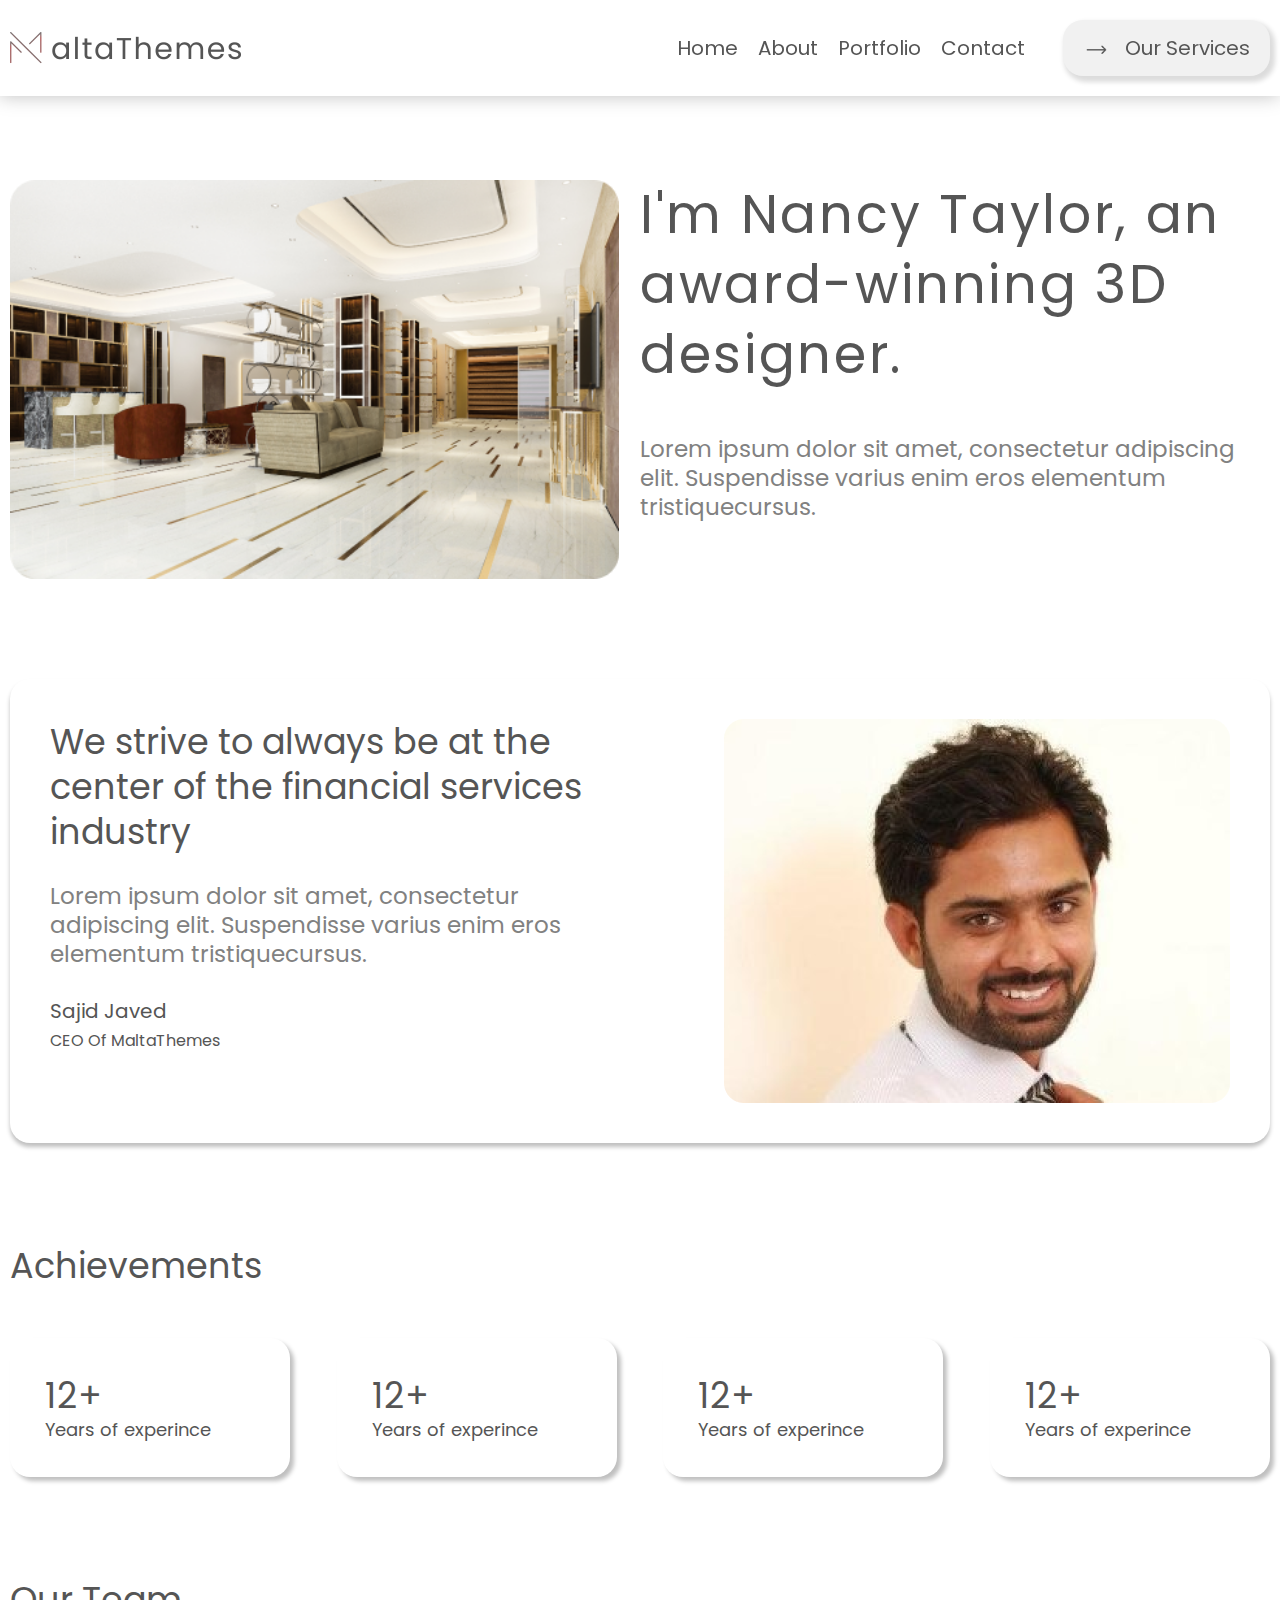
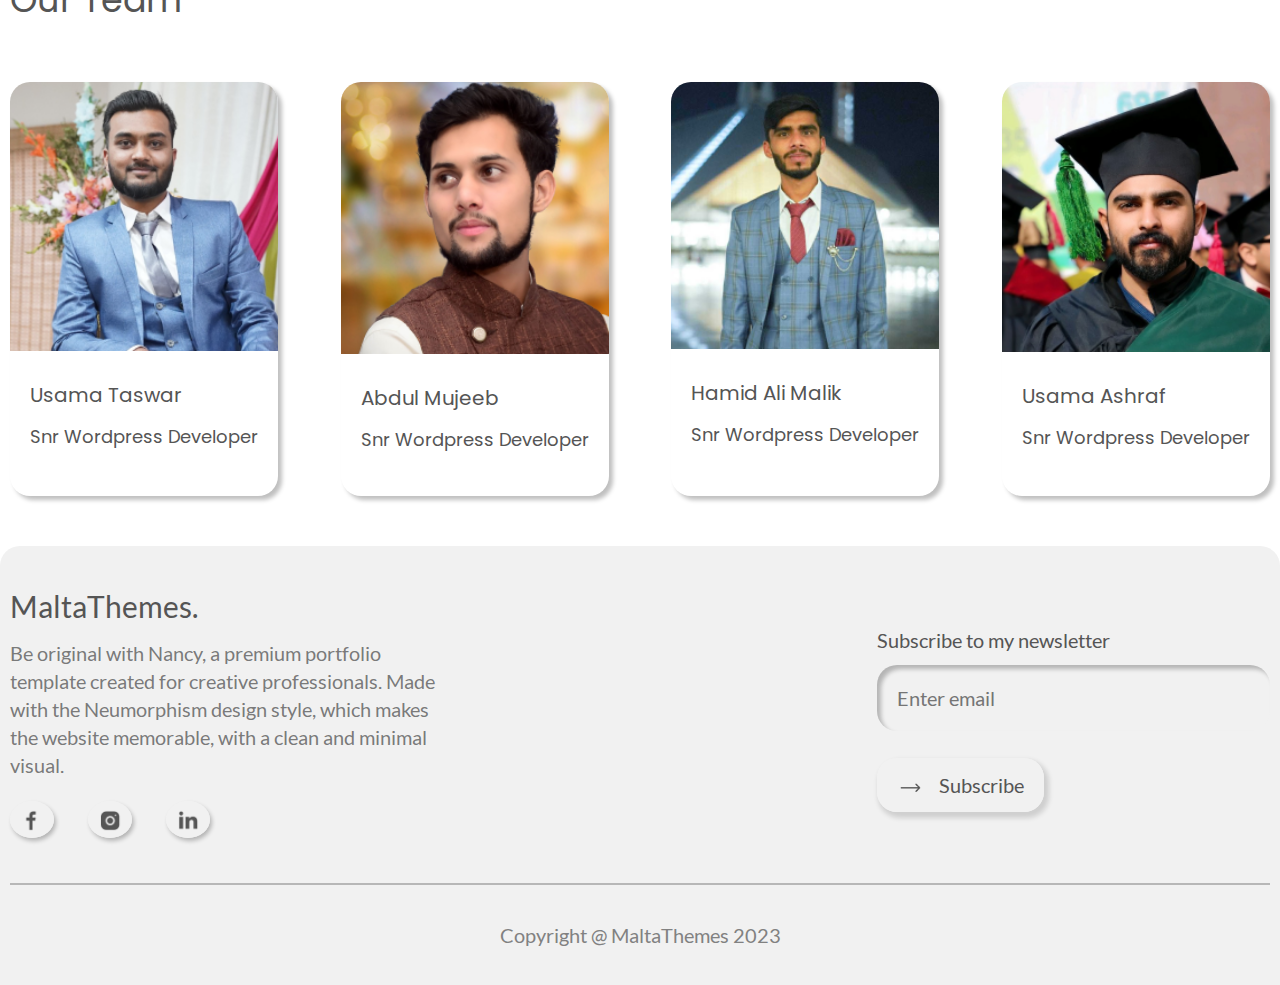
<file: about.html>
<!DOCTYPE html>
<html lang="en">

<head>
    <meta charset="UTF-8">
    <meta name="viewport" content="width=device-width, initial-scale=1.0">
    <link rel="stylesheet" href="assets/css/style.css">
    <link rel="shortcut icon" href="assets/images/Maltathemes (1)_adobe_express (1) 1.png" type="image/x-icon">
    <title>About</title>
</head>

<body>
    <!-- <div id="preloader"></div> -->
    <header>
        <div class="container">
            <div class="header-wrapper">
                <div class="logo-block">
                    <a href="index.html">
                        <img src="assets/images/Logo.png" alt="">
                    </a>
                </div>
                <div class="topnav" id="myTopnav">
                    <li><a href="index.html">Home</a></li>
                    <li><a href="about.html">About</a></li>
                    <li><a href="portfolio.html">Portfolio</a></li>
                    <li><a href="contact.html">Contact</a></li>
                    <li class="services-btn"><a href="#" >services</a></li>

                </div>
                <a href="javascript:void(0);" class="icon" onclick="myFunction()">
                    <img src="assets/images/bar.png" alt="">
                </a>
                <div class="button-block">
                    <a href="#"><img src="assets/images/Right Arrow.png" alt=""> Our Services</a>
                </div>
            </div>
        </div>
    </header>
    <div class="about-hero">
        <div class="container">
            <div class="about-wrapper">
                <div class="left-block">
                    <div class="img-section">
                        <img src="assets/images/about-img.png" alt="">
                    </div>
                </div>
                <div class="right-block">
                    <div class="content">
                        <h1>I'm Nancy Taylor, an award-winning 3D designer.</h1>
                        <h6>Lorem ipsum dolor sit amet, consectetur adipiscing elit. Suspendisse varius enim eros
                            elementum tristiquecursus.</h6>
                    </div>
                </div>
            </div>
        </div>
    </div>
    <div class="ceo-section">
        <div class="container">
            <div class="section-wrapper">
                <div class="left-block">
                    <div class="content">
                        <div class="section-1">
                            <h3>We strive to always be at the center of the financial services industry</h3>
                            <h6>Lorem ipsum dolor sit amet, consectetur adipiscing elit. Suspendisse varius enim eros
                                elementum tristiquecursus.</h6>
                        </div>
                        <div class="section-2">
                            <h6>Sajid Javed</h6>
                            <p>CEO Of MaltaThemes</p>
                        </div>
                    </div>
                </div>
                <div class="right-block">
                    <div class="img-block">
                        <img src="assets/images/1516430952321 1.png" alt="">
                    </div>
                </div>
            </div>
        </div>
    </div>
    <div class="achievements">
        <div class="container">
            <div class="title">
                <h3>Achievements</h3>
            </div>
            <div class="section-wrapper">
                <div class="card">
                    <h3>12+</h3>
                    <p>Years of experince</p>
                </div>
                <div class="card">
                    <h3>12+</h3>
                    <p>Years of experince</p>
                </div>
                <div class="card">
                    <h3>12+</h3>
                    <p>Years of experince</p>
                </div>
                <div class="card">
                    <h3>12+</h3>
                    <p>Years of experince</p>
                </div>
            </div>
        </div>
               <iframe width="560" height="315" src="https://www.youtube.com/embed/F5_TBfHYaNw?si=iVvE5YwrkMEocrco" title="YouTube video player" frameborder="0" allow="accelerometer; autoplay; clipboard-write; encrypted-media; gyroscope; picture-in-picture; web-share" allowfullscreen></iframe><iframe width="560" height="315" src="https://www.youtube.com/embed/F5_TBfHYaNw?si=iVvE5YwrkMEocrco" title="YouTube video player" frameborder="0" allow="accelerometer; autoplay; clipboard-write; encrypted-media; gyroscope; picture-in-picture; web-share" allowfullscreen></iframe><iframe width="560" height="315" src="https://www.youtube.com/embed/F5_TBfHYaNw?si=iVvE5YwrkMEocrco" title="YouTube video player" frameborder="0" allow="accelerometer; autoplay; clipboard-write; encrypted-media; gyroscope; picture-in-picture; web-share" allowfullscreen></iframe><iframe width="560" height="315" src="https://www.youtube.com/embed/F5_TBfHYaNw?si=iVvE5YwrkMEocrco" title="YouTube video player" frameborder="0" allow="accelerometer; autoplay; clipboard-write; encrypted-media; gyroscope; picture-in-picture; web-share" allowfullscreen></iframe><iframe width="560" height="315" src="https://www.youtube.com/embed/F5_TBfHYaNw?si=iVvE5YwrkMEocrco" title="YouTube video player" frameborder="0" allow="accelerometer; autoplay; clipboard-write; encrypted-media; gyroscope; picture-in-picture; web-share" allowfullscreen></iframe><iframe width="560" height="315" src="https://www.youtube.com/embed/F5_TBfHYaNw?si=iVvE5YwrkMEocrco" title="YouTube video player" frameborder="0" allow="accelerometer; autoplay; clipboard-write; encrypted-media; gyroscope; picture-in-picture; web-share" allowfullscreen></iframe>
    </div>
    <div class="team">
        <div class="container"> 
            <div class="title">
                <h3>Our Team</h3>
            </div>
            <div class="team-wrapper">
                <div class="card">
                    <div class="image">
                    <img src="assets/images/usama (1).png" alt="">
                </div>
                    <div class="content">
                        <h6>Usama Taswar</h6>
                        <p>Snr Wordpress Developer</p>
                    </div>
                </div>
                <div class="card">
                    <img src="assets/images/mujeeb (1).png" alt="">
                    <div class="content">
                        <h6>Abdul Mujeeb</h6>
                        <p>Snr Wordpress Developer</p>
                    </div>
                </div>
                <div class="card">
                    <img src="assets/images/hamid (1).png" alt="">
                    <div class="content">
                        <h6>Hamid Ali Malik</h6>
                        <p>Snr Wordpress Developer</p>
                    </div>
                </div>
                <div class="card">
                    <img src="assets/images/ashraf.png" alt="">
                    <div class="content">
                        <h6>Usama Ashraf</h6>
                        <p>Snr Wordpress Developer</p>
                    </div>
                </div>
            </div>
        </div>
    </div>
    <footer>
        <div class="container">
            <div class="footer-wrapper">
                <div class="left-block">
                    <div class="content">
                        <h4>MaltaThemes.</h4>
                        <p>Be original with Nancy, a premium portfolio template created for creative professionals. Made
                            with the Neumorphism design style, which makes the website memorable, with a clean and
                            minimal visual.</p>
                        <div class="social-icons">
                            <a href="#"><img src="assets/images/Facebook F.png" alt=""></a>
                            <a href="#"><img src="assets/images/Instagram.png" alt=""></a>
                            <a href="#"><img src="assets/images/LinkedIn 2.png" alt=""></a>
                        </div>
                    </div>
                </div>
                <div class="right-block">
                    <div class="input-section">
                        <h6>Subscribe to my newsletter</h6>
                        <input type="email" name="" id="" placeholder="Enter email">
                        <div class="footer-button">
                            <a href=""><img src="assets/images/Right Arrow.png" alt="">Subscribe</a>
                        </div>
                    </div>
                </div>
            </div>
            <div class="copyright">
                <p>Copyright @ MaltaThemes 2023</p>
            </div>
        </div>
    </footer>

    <script src="assets/js/custom.js"></script>
    </script>
</body>

</html>
</file>
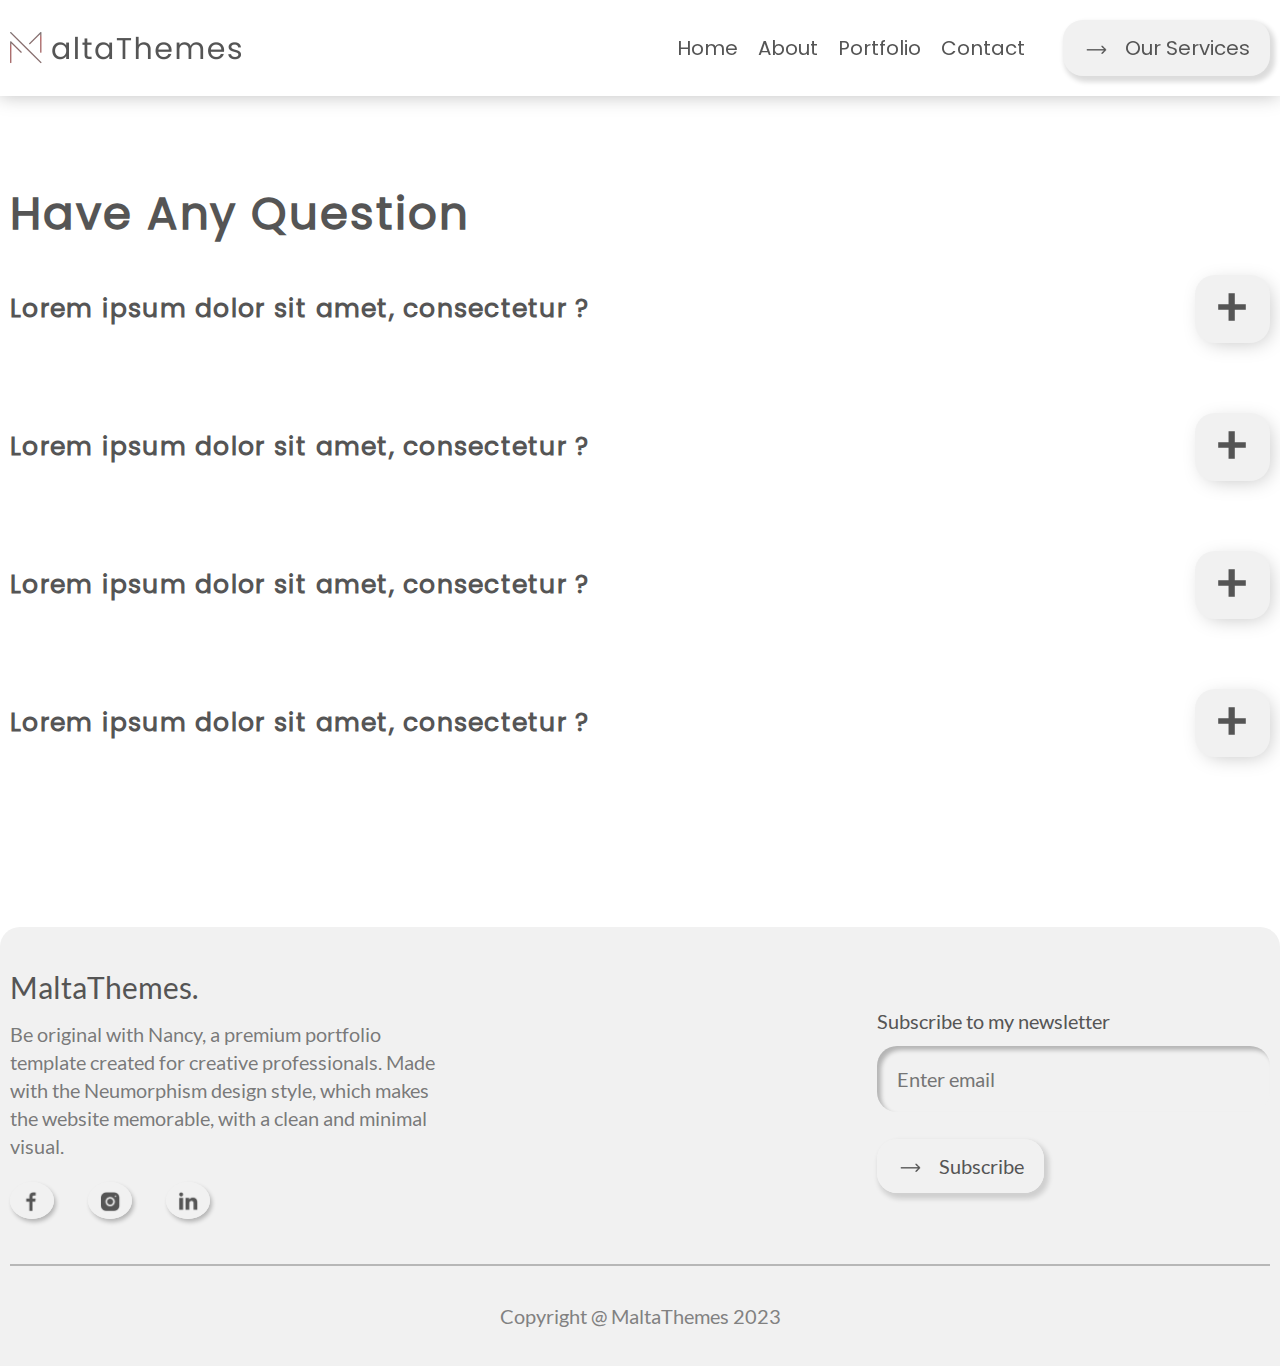
<file: accordion.html>
<!DOCTYPE html>
<html lang="en">

<head>
    <meta charset="UTF-8">
    <meta name="viewport" content="width=device-width, initial-scale=1.0">
    <link rel="stylesheet" href="assets/css/style.css">
    <link rel="shortcut icon" href="assets/images/Maltathemes (1)_adobe_express (1) 1.png" type="image/x-icon">
    <title>FAQ's</title>
</head>

<body>
    <header>
        <div class="container">
            <div class="header-wrapper">
                <div class="logo-block">
                    <a href="index.html">
                        <img src="assets/images/Logo.png" alt="">
                    </a>
                </div>
                <div class="topnav" id="myTopnav">
                    <li><a href="index.html">Home</a></li>
                    <li><a href="about.html">About</a></li>
                    <li><a href="portfolio.html">Portfolio</a></li>
                    <li><a href="contact.html">Contact</a></li>
                    <li class="services-btn"><a href="#">services</a></li>


                </div>
                <a href="javascript:void(0);" class="icon" onclick="myFunction(this)">
                    <div class="bar1"></div>
                    <div class="bar2"></div>
                    <div class="bar3"></div>
                </a>
                <div class="button-block">
                    <a href="#"><img src="assets/images/Right Arrow.png" alt=""> Our Services</a>
                </div>
            </div>
        </div>
    </header>

    <div class="accordion-section">

        <div class="container">
            <div class="title">
                <h2>Have Any Question</h2>
            </div>
            <div class="accordion">Lorem ipsum dolor sit amet, consectetur ?</div>
            <div class="panel">
                <p>Lorem ipsum dolor sit amet, consectetur adipisicing elit, sed do eiusmod tempor incididunt ut labore
                    et dolore magna aliqua. Ut enim ad minim veniam, quis nostrud exercitation ullamco laboris nisi ut
                    aliquip ex ea commodo consequat.</p>
            </div>
            <div class="accordion">Lorem ipsum dolor sit amet, consectetur ?</div>
            <div class="panel">
                <p>Lorem ipsum dolor sit amet, consectetur adipisicing elit, sed do eiusmod tempor incididunt ut labore
                    et dolore magna aliqua. Ut enim ad minim veniam, quis nostrud exercitation ullamco laboris nisi ut
                    aliquip ex ea commodo consequat.</p>
            </div>
            <div class="accordion">Lorem ipsum dolor sit amet, consectetur ?</div>
            <div class="panel">
                <p>Lorem ipsum dolor sit amet, consectetur adipisicing elit, sed do eiusmod tempor incididunt ut labore
                    et dolore magna aliqua. Ut enim ad minim veniam, quis nostrud exercitation ullamco laboris nisi ut
                    aliquip ex ea commodo consequat.</p>
            </div>
            <div class="accordion">Lorem ipsum dolor sit amet, consectetur ?</div>
            <div class="panel">
                <p>Lorem ipsum dolor sit amet, consectetur adipisicing elit, sed do eiusmod tempor incididunt ut labore
                    et dolore magna aliqua. Ut enim ad minim veniam, quis nostrud exercitation ullamco laboris nisi ut
                    aliquip ex ea commodo consequat.</p>
            </div>

        </div>
    </div>




    <footer>
        <div class="container">
            <div class="footer-wrapper">
                <div class="left-block">
                    <div class="content">
                        <h4>MaltaThemes.</h4>
                        <p>Be original with Nancy, a premium portfolio template created for creative professionals. Made
                            with the Neumorphism design style, which makes the website memorable, with a clean and
                            minimal visual.</p>
                        <div class="social-icons">
                            <a href="#"><img src="assets/images/Facebook F.png" alt=""></a>
                            <a href="#"><img src="assets/images/Instagram.png" alt=""></a>
                            <a href="#"><img src="assets/images/LinkedIn 2.png" alt=""></a>
                        </div>
                    </div>
                </div>
                <div class="right-block">
                    <div class="input-section">
                        <h6>Subscribe to my newsletter</h6>
                        <input type="email" name="" id="" placeholder="Enter email">
                        <div class="footer-button">
                            <a href=""><img src="assets/images/Right Arrow.png" alt="">Subscribe</a>
                        </div>
                    </div>
                </div>
            </div>
            <div class="copyright">
                <p>Copyright @ MaltaThemes 2023</p>
            </div>
        </div>
    </footer>
    <script src="assets/js/custom.js"></script>
    </script>
</body>

</html>
</file>
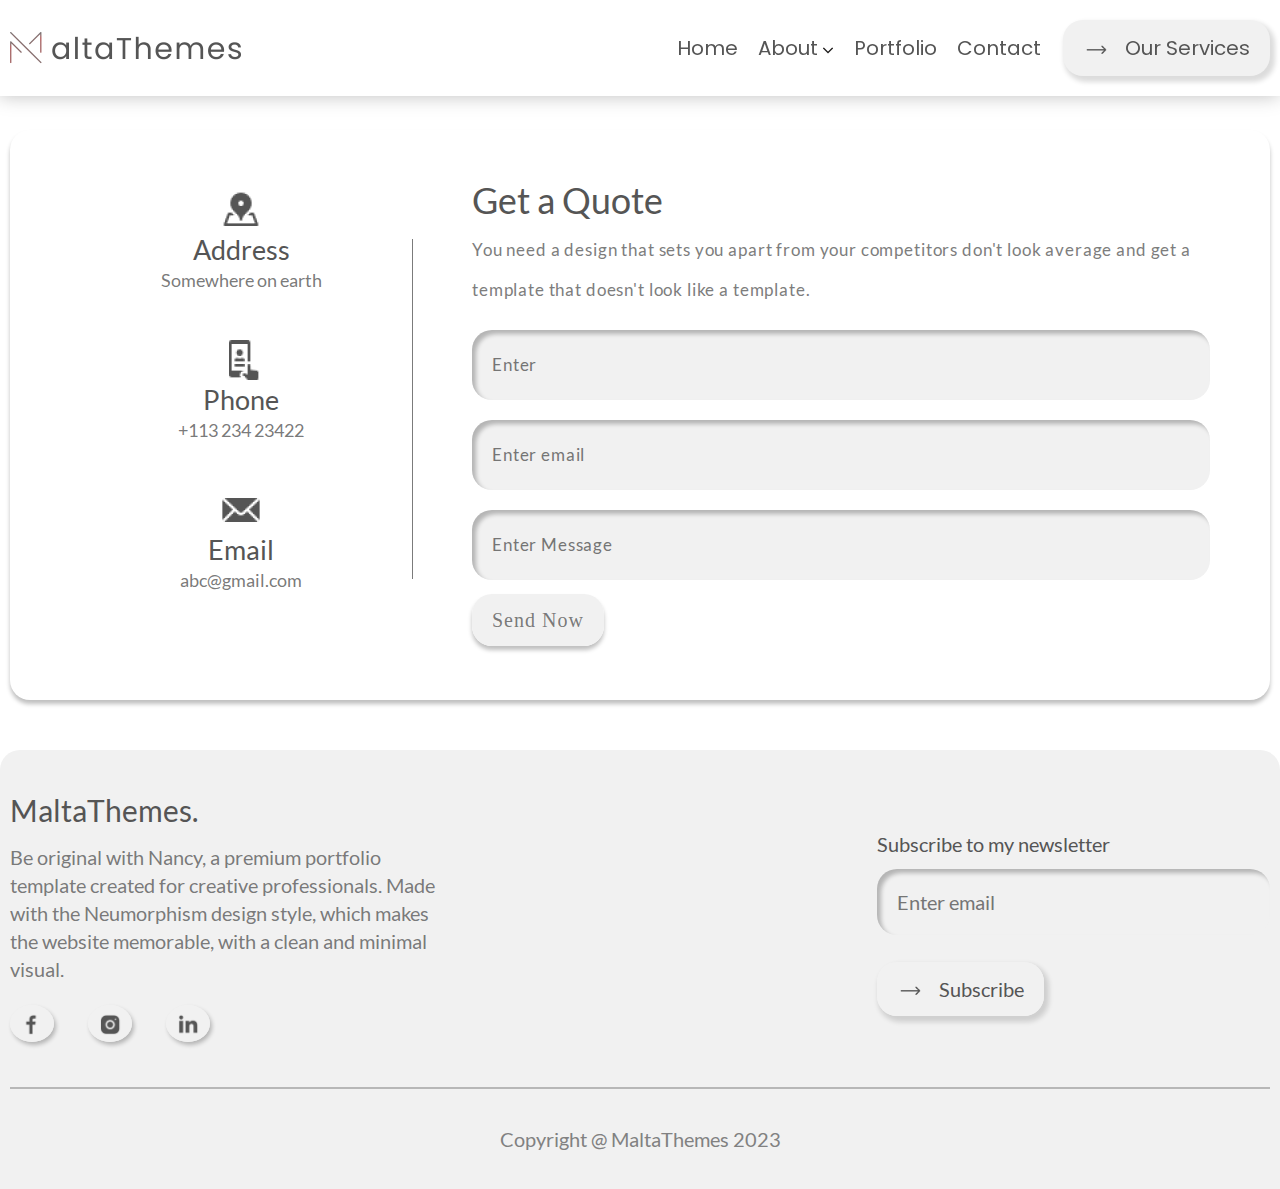
<file: contact.html>
<!DOCTYPE html>
<html lang="en">

<head>
    <meta charset="UTF-8">
    <meta name="viewport" content="width=device-width, initial-scale=1.0">
    <link rel="stylesheet" href="assets/css/style.css">
    <link rel="shortcut icon" href="assets/images/Maltathemes (1)_adobe_express (1) 1.png" type="image/x-icon">
    <title>contact</title>
    <style>
        
        .bar1, .bar2, .bar3 {
          width: 35px;
          height: 5px;
          background-color: #333;
          margin: 6px 0;
          transition: 0.4s;
        }
        
        .change .bar1 {
          transform: translate(0, 11px) rotate(-45deg);
        }
        
        .change .bar2 {opacity: 0;}
        
        .change .bar3 {
          transform: translate(0, -11px) rotate(45deg);
        }
        </style>
</head>

<body>
    <!-- <div id="preloader"></div> -->
    <header>
        <div class="container">
            <div class="header-wrapper">
                <div class="logo-block">
                    <a href="index.html">
                        <img src="assets/images/Logo.png" alt="">
                    </a>
                </div>
                <div class="topnav" id="myTopnav">
                    <li><a href="index.html">Home</a></li>
                    <li class="dropdown"><div class="div"><a  href="about.html" class="btn-content">About</a> <img src="assets/images/label.png" alt=""></div>
                    <ul class="dropdown-content">
                        <li><a href="">link</a></li>
                        <li><a href="">link</a></li>
                        <li><a href="">link</a></li>
                    </ul>
                    </li>
                    <li><a href="portfolio.html">Portfolio</a></li>
                    <li><a href="contact.html">Contact</a></li>
                    <li class="services-btn"><a href="#" >services</a></li>

                </div>
                <a href="javascript:void(0);" class="icon" onclick="myFunction()">
                    <!-- <img src="assets/images/bar.png" alt=""> -->
                    <div class="container" onclick="togglelines(this)"> 
                        <div class="bar1"></div>
                        <div class="bar2"></div>
                        <div class="bar3"></div>
                      </div>
                </a>
                <div class="button-block">
                    <a href="#"><img src="assets/images/Right Arrow.png" alt=""> Our Services</a>
                </div>
            </div>
        </div>
    </header>

    <div class="contact contact-section">
        <div class="container">
            <div class="contact-wrapper">
                <div class="left-block">
                    <div class="address">
                        <div class="contact-icon">
                            <img src="assets/images/Address.png" alt="">
                            <h5>Address</h5>
                            <a href="#">
                                <p>Somewhere on earth</p>
                            </a>
                        </div>
                        <div class="contact-icon">
                            <img src="assets/images/Calling.png" alt="">
                            <h5>Phone</h5>
                            <a href="#">
                                <p>+113 234 23422</p>
                            </a>
                        </div>
                        <div class="contact-icon">
                            <img src="assets/images/Secured Letter.png" alt="">
                            <h5>Email</h5>
                            <a href="#">
                                <p>abc@gmail.com</p>
                            </a>
                        </div>
                    </div>
                    <iframe width="560" height="315" src="https://www.youtube.com/embed/F5_TBfHYaNw?si=iVvE5YwrkMEocrco" title="YouTube video player" frameborder="0" allow="accelerometer; autoplay; clipboard-write; encrypted-media; gyroscope; picture-in-picture; web-share" allowfullscreen></iframe><iframe width="560" height="315" src="https://www.youtube.com/embed/F5_TBfHYaNw?si=iVvE5YwrkMEocrco" title="YouTube video player" frameborder="0" allow="accelerometer; autoplay; clipboard-write; encrypted-media; gyroscope; picture-in-picture; web-share" allowfullscreen></iframe><iframe width="560" height="315" src="https://www.youtube.com/embed/F5_TBfHYaNw?si=iVvE5YwrkMEocrco" title="YouTube video player" frameborder="0" allow="accelerometer; autoplay; clipboard-write; encrypted-media; gyroscope; picture-in-picture; web-share" allowfullscreen></iframe><iframe width="560" height="315" src="https://www.youtube.com/embed/F5_TBfHYaNw?si=iVvE5YwrkMEocrco" title="YouTube video player" frameborder="0" allow="accelerometer; autoplay; clipboard-write; encrypted-media; gyroscope; picture-in-picture; web-share" allowfullscreen></iframe><iframe width="560" height="315" src="https://www.youtube.com/embed/F5_TBfHYaNw?si=iVvE5YwrkMEocrco" title="YouTube video player" frameborder="0" allow="accelerometer; autoplay; clipboard-write; encrypted-media; gyroscope; picture-in-picture; web-share" allowfullscreen></iframe><iframe width="560" height="315" src="https://www.youtube.com/embed/F5_TBfHYaNw?si=iVvE5YwrkMEocrco" title="YouTube video player" frameborder="0" allow="accelerometer; autoplay; clipboard-write; encrypted-media; gyroscope; picture-in-picture; web-share" allowfullscreen></iframe>
                </div>
                <div class="right-block">
                    <div class="contact-form">
                        <h2>Get a Quote</h2>
                        <p>You need a design that sets you apart from your competitors don't look average and get a
                            template that doesn't look like a template.</p>
                        <form action="">
                            <input type="text" placeholder="Enter">
                            <input type="email" placeholder="Enter email">
                            <input type="text" placeholder="Enter Message">
                            <div class="form-btn">
                                <a href="#">Send Now</a>
                            </div>
                        </form>
                    </div>
                </div>

            </div>
        </div>
    </div>




<footer>
    <div class="container">
        <div class="footer-wrapper">
            <div class="left-block">
                <div class="content">
                    <h4>MaltaThemes.</h4>
                    <p>Be original with Nancy, a premium portfolio template created for creative professionals. Made
                        with the Neumorphism design style, which makes the website memorable, with a clean and
                        minimal visual.</p>
                    <div class="social-icons">
                        <a href="#"><img src="assets/images/Facebook F.png" alt=""></a>
                        <a href="#"><img src="assets/images/Instagram.png" alt=""></a>
                        <a href="#"><img src="assets/images/LinkedIn 2.png" alt=""></a>
                    </div>
                </div>
            </div>
            <div class="right-block">
                <div class="input-section">
                    <h6>Subscribe to my newsletter</h6>
                    <input type="email" name="" id="" placeholder="Enter email">
                    <div class="footer-button">
                        <a href=""><img src="assets/images/Right Arrow.png" alt="">Subscribe</a>
                    </div>
                </div>
            </div>
        </div>
        <div class="copyright">
            <p>Copyright @ MaltaThemes 2023</p>
        </div>
    </div>
</footer>

<script src="assets/js/custom.js"></script>
</body>

</html>
</file>
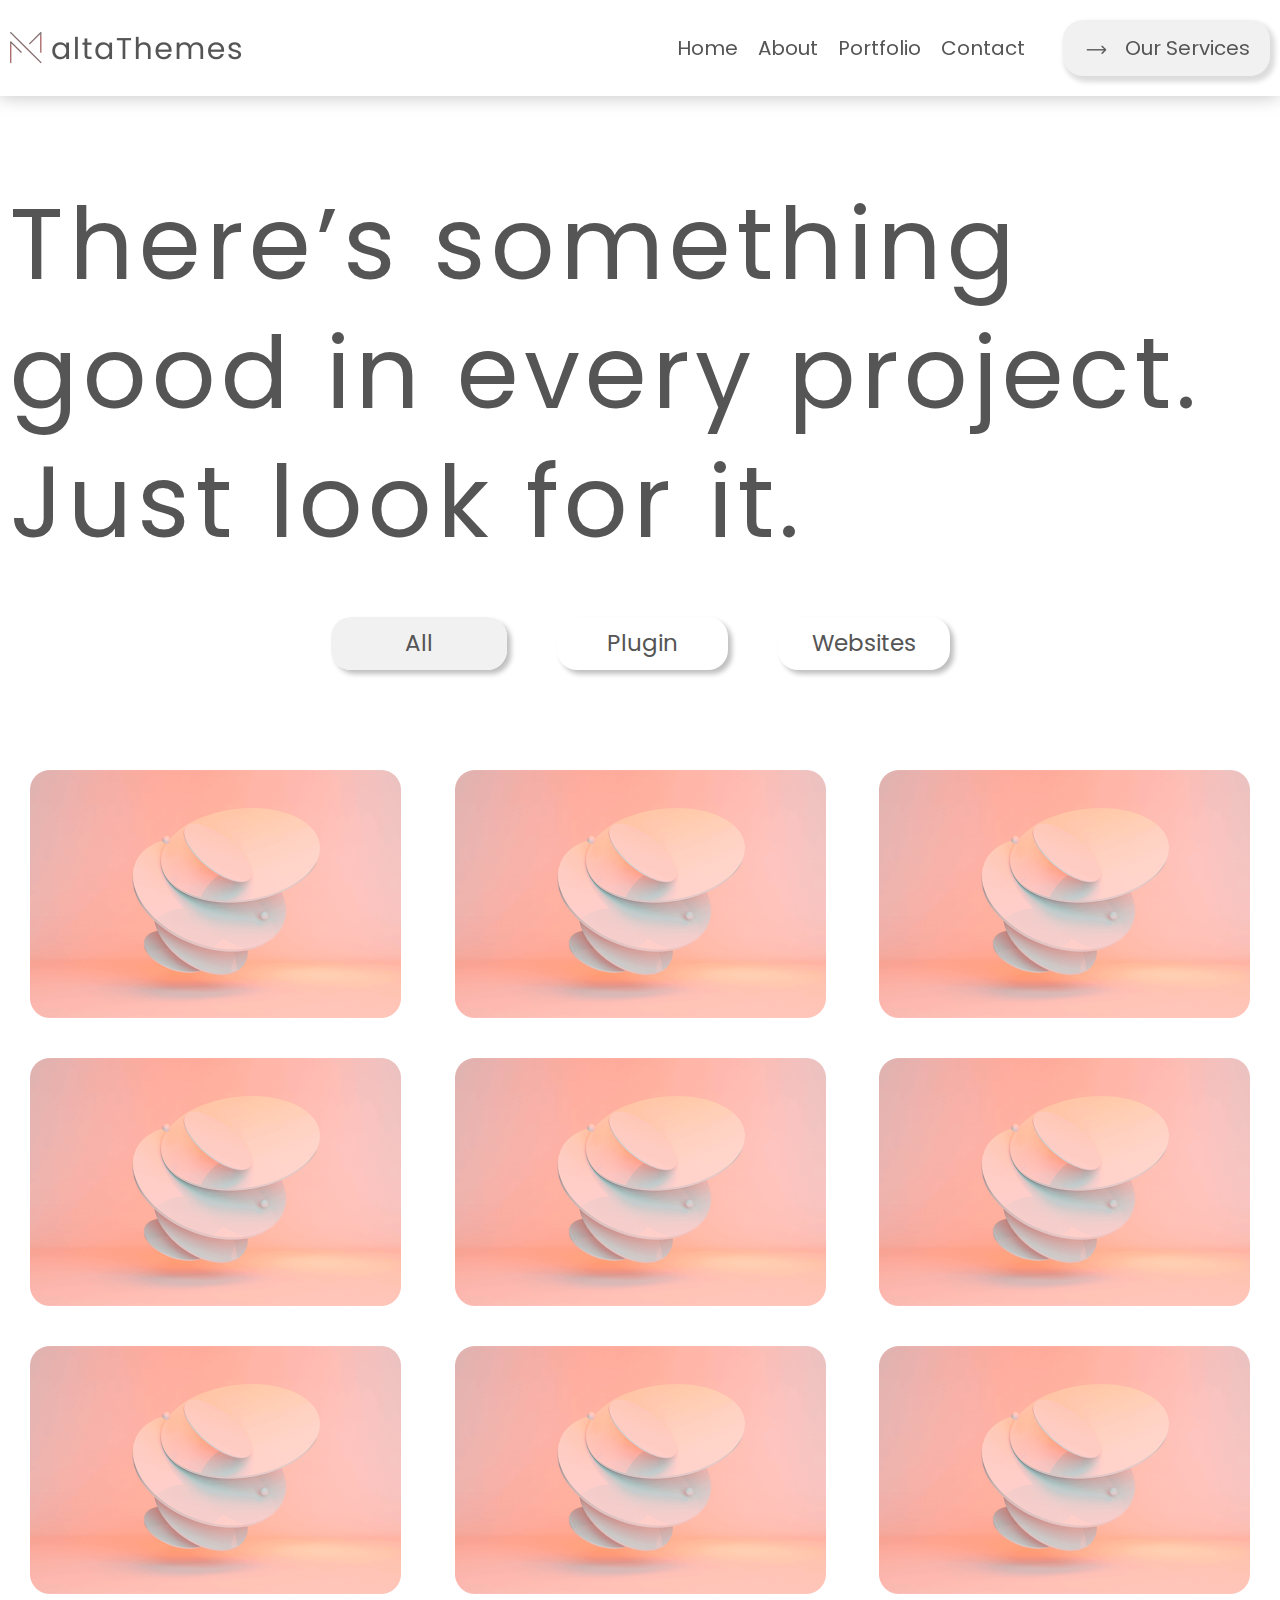
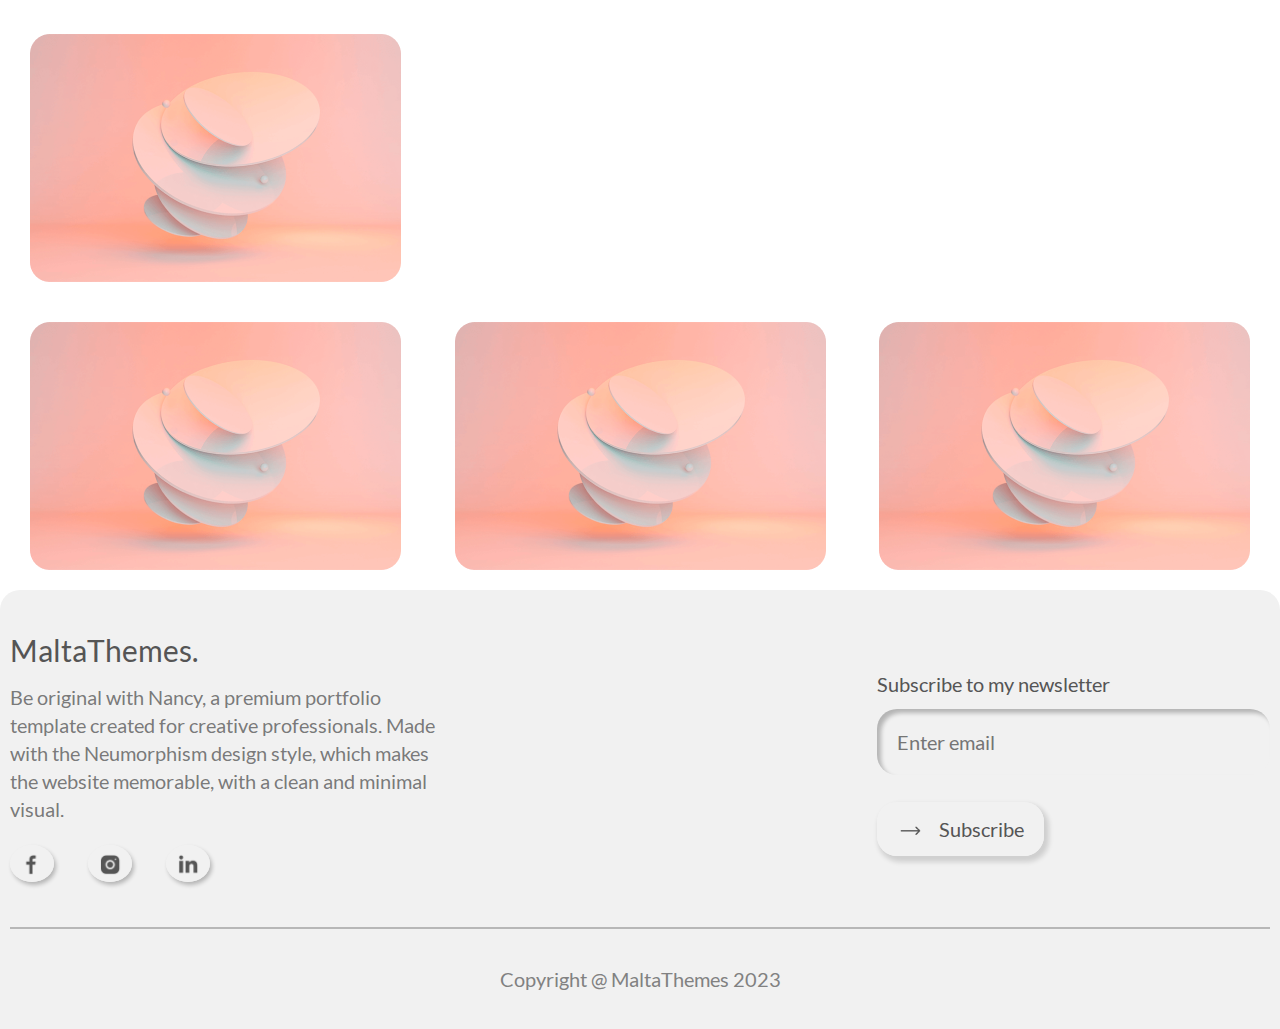
<file: portfolio.html>
<!DOCTYPE html>
<html lang="en">

<head>
    <meta charset="UTF-8">
    <meta name="viewport" content="width=device-width, initial-scale=1.0">
    <link rel="stylesheet" href="assets/css/style.css">
    <link rel="shortcut icon" href="assets/images/Maltathemes (1)_adobe_express (1) 1.png" type="image/x-icon">
    <title>portfolio</title>
</head>

<body>
    <div id="preloader"></div>
    <header>
        <div class="container">
            <div class="header-wrapper">
                <div class="logo-block">
                    <a href="index.html">
                        <img src="assets/images/Logo.png" alt="">
                    </a>
                </div>
                <div class="topnav" id="myTopnav">
                    <li><a href="index.html">Home</a></li>
                    <li><a href="about.html">About</a></li>
                    <li><a href="portfolio.html">Portfolio</a></li>
                    <li><a href="contact.html">Contact</a></li>
                    <li class="services-btn"><a href="#" >services</a></li>

                </div>
                <a href="javascript:void(0);" class="icon" onclick="myFunction()">
                    <img src="assets/images/bar.png" alt="">
                </a>
                <div class="button-block">
                    <a href="#"><img src="assets/images/Right Arrow.png" alt=""> Our Services</a>
                </div>
            </div>
        </div>
    </header>
    <div class="portfolio-content">
        <div class="container">
            <div class="title">
                <h1>
                    There’s something good in every project. Just look for it.
                </h1>
            </div>
        </div>
    </div>
    <div class="modal-section">
        <div class="container">
            <div class="tabs">
                <div class="All btn active" onclick="openContent('all')">All</div>
        <div class="Plugin btn " onclick="openContent('plugin')">Plugin</div>
                <div class="Weblites btn " onclick="openContent('website')">Websites</div>
            </div>
            <div id="all" class="content">
                <a href="#openModal-about"><img src="assets/images/prtfolio.png" alt=""></a>
                <div id="openModal-about" class="modalDialog">
                    <div>
                        <a href="#close" title="Close" class="close">X</a>
                      <div class="modal-wrapper">
                        <div class="img-section">
                            <img src="assets/images/ese.png" alt="">
                        </div>
                        <div class="content">
                            <h2>Overview</h2>
                            <p>The goal of the rebranding project was to design a digital branding system for the company that could be easily adapted to other brands within the organization. To achieve this, we defined the brand foundations and digital brand architecture at the outset, establishing the basic rules for the brand's presence in the digital space and guidelines for their use. To ensure consistency and streamline digital development for all stakeholders, we also created a Design System. </p>
                        </div>
                      </div>
                     </div>
                 </div>
                 <a href="#openModal-about" ><img src="assets/images/prtfolio.png" alt=""></a>
                 <div id="openModal-about" class="modalDialog">
                    <div>
                        <a href="#close" title="Close" class="close">X</a>
                      <div class="modal-wrapper">
                        <div class="img-section">
                            <img src="assets/images/ese.png" alt="">
                        </div>
                        <div class="content">
                            <h2>Overview</h2>
                            <p>The goal of the rebranding project was to design a digital branding system for the company that could be easily adapted to other brands within the organization. To achieve this, we defined the brand foundations and digital brand architecture at the outset, establishing the basic rules for the brand's presence in the digital space and guidelines for their use. To ensure consistency and streamline digital development for all stakeholders, we also created a Design System. </p>
                        </div>
                      </div>
                     </div>
                 </div>
                 <a href="#openModal-about" ><img src="assets/images/prtfolio.png" alt=""></a>
                 <a href="#openModal-about" ><img src="assets/images/prtfolio.png" alt=""></a>
                 <a href="#openModal-about" ><img src="assets/images/prtfolio.png" alt=""></a>
                 <a href="#openModal-about" ><img src="assets/images/prtfolio.png" alt=""></a>
            </div>

            <div id="plugin" class="content" style="display:none">
                <a href="#openModal-about" ><img src="assets/images/prtfolio.png" alt=""></a>
                <div id="openModal-about" class="modalDialog">
                    <div>
                        <a href="#close" title="Close" class="close">X</a>
                      <div class="modal-wrapper">
                        <div class="img-section">
                            <img src="assets/images/ese.png" alt="">
                        </div>
                        <div class="content">
                            <h2>Overview</h2>
                            <p>The goal of the rebranding project was to design a digital branding system for the company that could be easily adapted to other brands within the organization. To achieve this, we defined the brand foundations and digital brand architecture at the outset, establishing the basic rules for the brand's presence in the digital space and guidelines for their use. To ensure consistency and streamline digital development for all stakeholders, we also created a Design System. </p>
                        </div>
                      </div>
                     </div>
                 </div>
                <a href="#openModal-about" ><img src="assets/images/prtfolio.png" alt=""></a>
                <a href="#openModal-about" ><img src="assets/images/prtfolio.png" alt=""></a>
                <a href="#openModal-about" ><img src="assets/images/prtfolio.png" alt=""></a>
            </div>

            <div id="website" class="content" style="display:none">
                <a href="#openModal-about" ><img src="assets/images/prtfolio.png" alt=""></a>
                <div id="openModal-about" class="modalDialog">
                    <div>
                        <a href="#close" title="Close" class="close">X</a>
                      <div class="modal-wrapper">
                        <div class="img-section">
                            <img src="assets/images/ese.png" alt="">
                        </div>
                        <div class="content">
                            <h2>Overview</h2>
                            <p>The goal of the rebranding project was to design a digital branding system for the company that could be easily adapted to other brands within the organization. To achieve this, we defined the brand foundations and digital brand architecture at the outset, establishing the basic rules for the brand's presence in the digital space and guidelines for their use. To ensure consistency and streamline digital development for all stakeholders, we also created a Design System. </p>
                        </div>
                      </div>
                     </div>
                 </div>
                <a href="#openModal-about" ><img src="assets/images/prtfolio.png" alt=""></a>
                <a href="#openModal-about" ><img src="assets/images/prtfolio.png" alt=""></a>
            </div>
        </div>
        <iframe width="560" height="315" src="https://www.youtube.com/embed/F5_TBfHYaNw?si=iVvE5YwrkMEocrco" title="YouTube video player" frameborder="0" allow="accelerometer; autoplay; clipboard-write; encrypted-media; gyroscope; picture-in-picture; web-share" allowfullscreen></iframe>
    </div>


    <footer>
        <div class="container">
            <div class="footer-wrapper">
                <div class="left-block">
                    <div class="content">
                        <h4>MaltaThemes.</h4>
                        <p>Be original with Nancy, a premium portfolio template created for creative professionals. Made
                            with the Neumorphism design style, which makes the website memorable, with a clean and
                            minimal visual.</p>
                        <div class="social-icons">
                            <a href="#"><img src="assets/images/Facebook F.png" alt=""></a>
                            <a href="#"><img src="assets/images/Instagram.png" alt=""></a>
                            <a href="#"><img src="assets/images/LinkedIn 2.png" alt=""></a>
                        </div>
                    </div>
                </div>
                <div class="right-block">
                    <div class="input-section">
                        <h6>Subscribe to my newsletter</h6>
                        <input type="email" name="" id="" placeholder="Enter email">
                        <div class="footer-button">
                            <a href=""><img src="assets/images/Right Arrow.png" alt="">Subscribe</a>
                        </div>
                    </div>
                </div>
            </div>
            <div class="copyright">
                <p>Copyright @ MaltaThemes 2023</p>
            </div>
        </div>
    </footer>

    <script src="assets/js/custom.js"></script>
    </script>
</body>

</html>
</file>
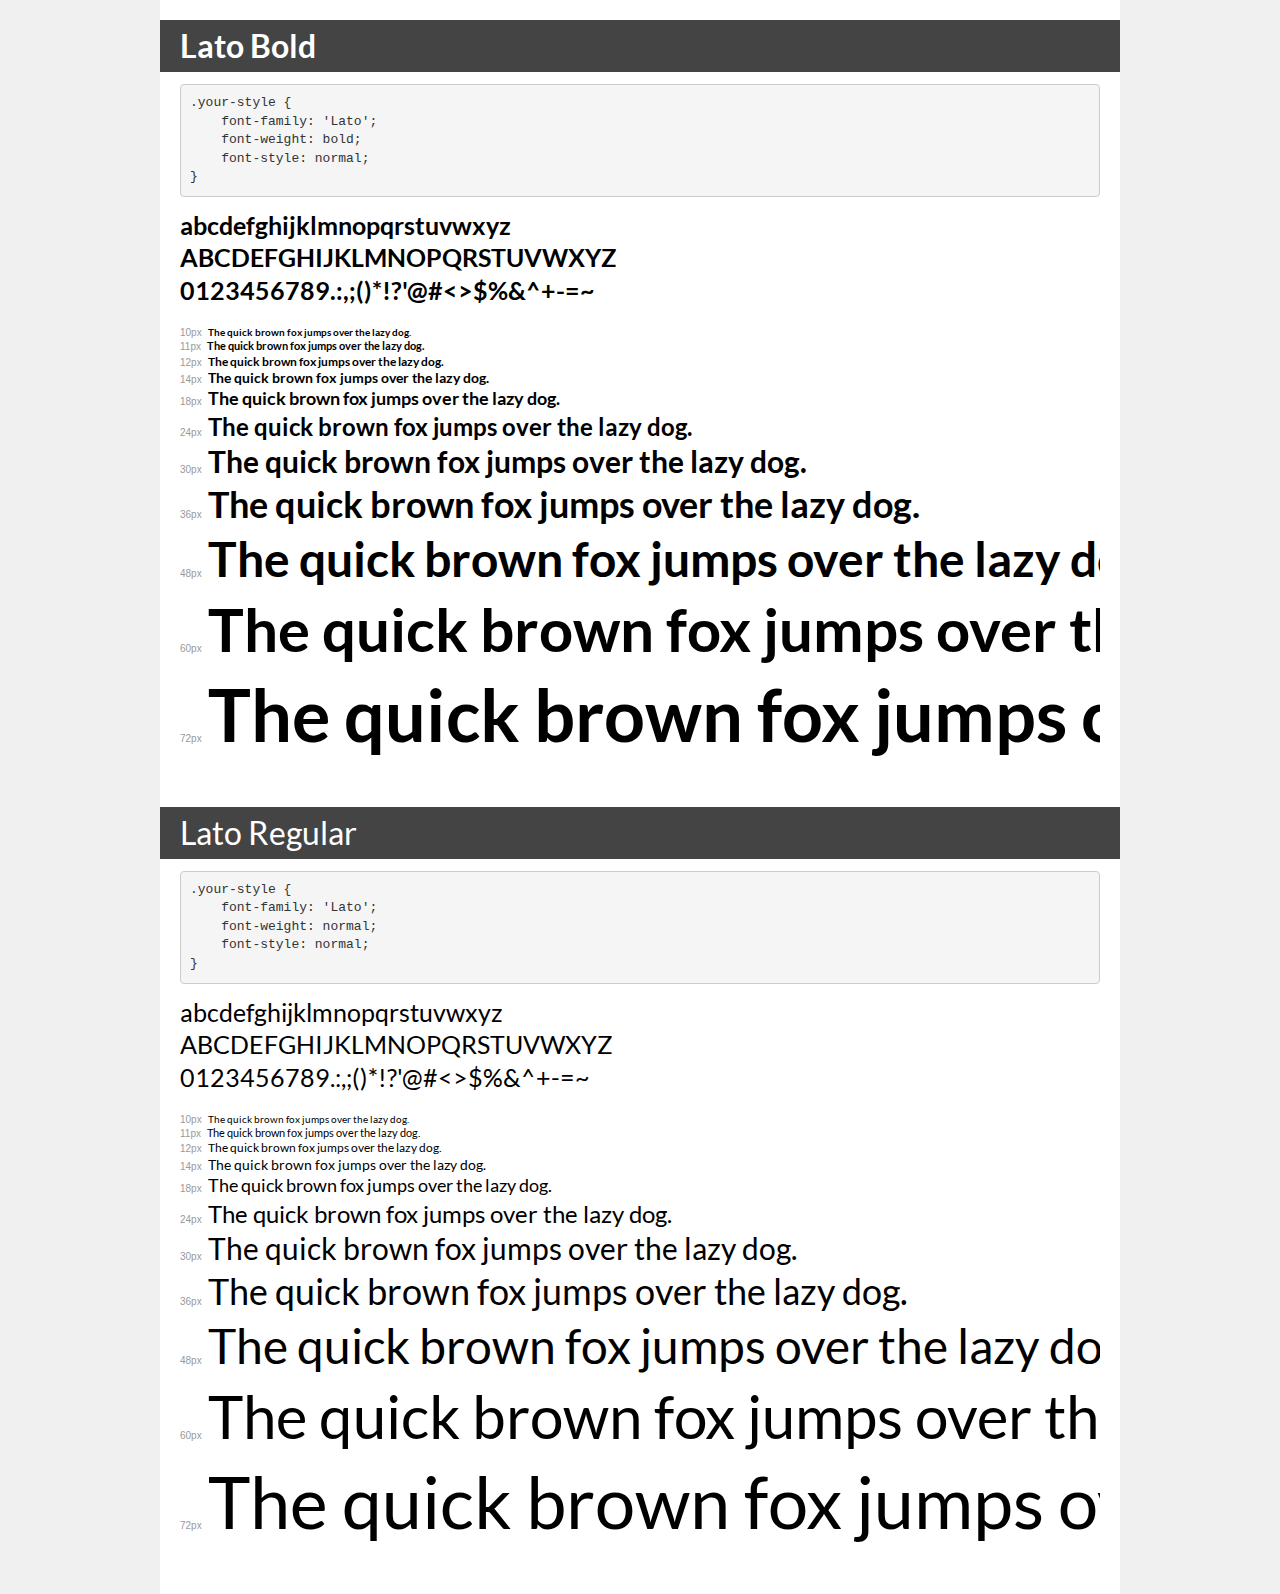
<file: assets/fonts/demo.html>
<!DOCTYPE html>
<html lang="en">
<head>
    <meta charset="utf-8">
    <meta http-equiv="X-UA-Compatible" content="IE=edge">
    <meta name="viewport" content="width=device-width, initial-scale=1">
    <meta name="robots" content="noindex, noarchive">
    <meta name="format-detection" content="telephone=no">
    <title>Transfonter demo</title>
    <link href="stylesheet.css" rel="stylesheet">
    <style>
        /*
        http://meyerweb.com/eric/tools/css/reset/
        v2.0 | 20110126
        License: none (public domain)
        */
        html, body, div, span, applet, object, iframe,
        h1, h2, h3, h4, h5, h6, p, blockquote, pre,
        a, abbr, acronym, address, big, cite, code,
        del, dfn, em, img, ins, kbd, q, s, samp,
        small, strike, strong, sub, sup, tt, var,
        b, u, i, center,
        dl, dt, dd, ol, ul, li,
        fieldset, form, label, legend,
        table, caption, tbody, tfoot, thead, tr, th, td,
        article, aside, canvas, details, embed,
        figure, figcaption, footer, header, hgroup,
        menu, nav, output, ruby, section, summary,
        time, mark, audio, video {
            margin: 0;
            padding: 0;
            border: 0;
            font-size: 100%;
            font: inherit;
            vertical-align: baseline;
        }
        /* HTML5 display-role reset for older browsers */
        article, aside, details, figcaption, figure,
        footer, header, hgroup, menu, nav, section {
            display: block;
        }
        body {
            line-height: 1;
        }
        ol, ul {
            list-style: none;
        }
        blockquote, q {
            quotes: none;
        }
        blockquote:before, blockquote:after,
        q:before, q:after {
            content: '';
            content: none;
        }
        table {
            border-collapse: collapse;
            border-spacing: 0;
        }
        /* demo styles */
        body {
            background: #f0f0f0;
            color: #000;
        }
        .page {
            background: #fff;
            width: 920px;
            margin: 0 auto;
            padding: 20px 20px 0 20px;
            overflow: hidden;
        }
        .font-container {
            overflow-x: auto;
            overflow-y: hidden;
            margin-bottom: 40px;
            line-height: 1.3;
            white-space: nowrap;
            padding-bottom: 5px;
        }
        h1 {
            position: relative;
            background: #444;
            font-size: 32px;
            color: #fff;
            padding: 10px 20px;
            margin: 0 -20px 12px -20px;
        }
        .letters {
            font-size: 25px;
            margin-bottom: 20px;
        }
        .s10:before {
            content: '10px';
        }
        .s11:before {
            content: '11px';
        }
        .s12:before {
            content: '12px';
        }
        .s14:before {
            content: '14px';
        }
        .s18:before {
            content: '18px';
        }
        .s24:before {
            content: '24px';
        }
        .s30:before {
            content: '30px';
        }
        .s36:before {
            content: '36px';
        }
        .s48:before {
            content: '48px';
        }
        .s60:before {
            content: '60px';
        }
        .s72:before {
            content: '72px';
        }
        .s10:before, .s11:before, .s12:before, .s14:before,
        .s18:before, .s24:before, .s30:before, .s36:before,
        .s48:before, .s60:before, .s72:before {
            font-family: Arial, sans-serif;
            font-size: 10px;
            font-weight: normal;
            font-style: normal;
            color: #999;
            padding-right: 6px;
        }
        pre {
            display: block;
            padding: 9px;
            margin: 0 0 12px;
            font-family: Monaco, Menlo, Consolas, "Courier New", monospace;
            font-size: 13px;
            line-height: 1.428571429;
            color: #333;
            font-weight: normal;
            font-style: normal;
            background-color: #f5f5f5;
            border: 1px solid #ccc;
            overflow-x: auto;
            border-radius: 4px;
        }
        /* responsive */
        @media (max-width: 959px) {
            .page {
                width: auto;
                margin: 0;
            }
        }
    </style>
</head>
<body>
<div class="page">
    <div class="demo">
        <h1 style="font-family: 'Lato'; font-weight: bold; font-style: normal;">Lato Bold</h1>
        <pre title="Usage">.your-style {
    font-family: 'Lato';
    font-weight: bold;
    font-style: normal;
}</pre>
        <div class="font-container" style="font-family: 'Lato'; font-weight: bold; font-style: normal;">
            <p class="letters">
                abcdefghijklmnopqrstuvwxyz<br>
ABCDEFGHIJKLMNOPQRSTUVWXYZ<br>
                0123456789.:,;()*!?'@#&lt;&gt;$%&^+-=~
            </p>
            <p class="s10" style="font-size: 10px;">The quick brown fox jumps over the lazy dog.</p>
            <p class="s11" style="font-size: 11px;">The quick brown fox jumps over the lazy dog.</p>
            <p class="s12" style="font-size: 12px;">The quick brown fox jumps over the lazy dog.</p>
            <p class="s14" style="font-size: 14px;">The quick brown fox jumps over the lazy dog.</p>
            <p class="s18" style="font-size: 18px;">The quick brown fox jumps over the lazy dog.</p>
            <p class="s24" style="font-size: 24px;">The quick brown fox jumps over the lazy dog.</p>
            <p class="s30" style="font-size: 30px;">The quick brown fox jumps over the lazy dog.</p>
            <p class="s36" style="font-size: 36px;">The quick brown fox jumps over the lazy dog.</p>
            <p class="s48" style="font-size: 48px;">The quick brown fox jumps over the lazy dog.</p>
            <p class="s60" style="font-size: 60px;">The quick brown fox jumps over the lazy dog.</p>
            <p class="s72" style="font-size: 72px;">The quick brown fox jumps over the lazy dog.</p>
        </div>
    </div>

    <div class="demo">
        <h1 style="font-family: 'Lato'; font-weight: normal; font-style: normal;">Lato Regular</h1>
        <pre title="Usage">.your-style {
    font-family: 'Lato';
    font-weight: normal;
    font-style: normal;
}</pre>
        <div class="font-container" style="font-family: 'Lato'; font-weight: normal; font-style: normal;">
            <p class="letters">
                abcdefghijklmnopqrstuvwxyz<br>
ABCDEFGHIJKLMNOPQRSTUVWXYZ<br>
                0123456789.:,;()*!?'@#&lt;&gt;$%&^+-=~
            </p>
            <p class="s10" style="font-size: 10px;">The quick brown fox jumps over the lazy dog.</p>
            <p class="s11" style="font-size: 11px;">The quick brown fox jumps over the lazy dog.</p>
            <p class="s12" style="font-size: 12px;">The quick brown fox jumps over the lazy dog.</p>
            <p class="s14" style="font-size: 14px;">The quick brown fox jumps over the lazy dog.</p>
            <p class="s18" style="font-size: 18px;">The quick brown fox jumps over the lazy dog.</p>
            <p class="s24" style="font-size: 24px;">The quick brown fox jumps over the lazy dog.</p>
            <p class="s30" style="font-size: 30px;">The quick brown fox jumps over the lazy dog.</p>
            <p class="s36" style="font-size: 36px;">The quick brown fox jumps over the lazy dog.</p>
            <p class="s48" style="font-size: 48px;">The quick brown fox jumps over the lazy dog.</p>
            <p class="s60" style="font-size: 60px;">The quick brown fox jumps over the lazy dog.</p>
            <p class="s72" style="font-size: 72px;">The quick brown fox jumps over the lazy dog.</p>
        </div>
    </div>

</div>
</body>
</html>
</file>
<file: assets/css/style.css>
* {
    margin: 0;
    padding: 0;
    box-sizing: border-box;
}

/* fonts */
@font-face {
    font-family: 'Lato';
    src: url('../fonts/Lato-Bold.eot');
    src: url('../fonts/Lato-Bold.eot?#iefix') format('embedded-opentype'),
        url('../fonts/Lato-Bold.woff2') format('woff2'),
        url('../fonts/Lato-Bold.woff') format('woff'),
        url('../fonts/Lato-Bold.ttf') format('truetype'),
        url('../fonts/Lato-Bold.svg#Lato-Bold') format('svg');
    font-weight: bold;
    font-style: normal;
    font-display: swap;
}
@font-face {
                            
    font-family: 'Lato';
    src: url('Lato-Bold_1.eot');
    src: url('Lato-Bold_1.eot?#iefix') format('embedded-opentype'),
        url('Lato-Bold_1.woff2') format('woff2'),
        url('Lato-Bold_1.woff') format('woff'),
        url('Lato-Bold_1.ttf') format('truetype'),
        url('Lato-Bold_1.svg#Lato-Bold') format('svg');
    font-weight: bold;
    font-style: normal;
    font-display: swap;
}

@font-face {
    font-family: 'Lato';
    src: url('../fonts/Lato-Regular.eot');
    src: url('../fonts/Lato-Regular.eot?#iefix') format('embedded-opentype'),
        url('../fonts/Lato-Regular.woff2') format('woff2'),
        url('../fonts/Lato-Regular.woff') format('woff'),
        url('../fonts/Lato-Regular.ttf') format('truetype'),
        url('../fonts/Lato-Regular.svg#Lato-Regular') format('svg');
    font-weight: normal;
    font-style: normal;
    font-display: swap;
}


/* poppins */
@font-face {
    font-family: 'Poppins';
    src: url('../fonts/Poppins-Regular.eot');
    src: url('../fonts/Poppins-Regular.eot?#iefix') format('embedded-opentype'),
        url('../fonts/Poppins-Regular.woff2') format('woff2'),
        url('../fonts/Poppins-Regular.woff') format('woff'),
        url('../fonts/Poppins-Regular.ttf') format('truetype'),
        url('../fonts/Poppins-Regular.svg#Poppins-Regular') format('svg');
    font-weight: normal;
    font-style: normal;
    font-display: swap;
}

:root {}

.container {
    width: 100%;
    max-width: 1360px;
    margin: 0 auto;
    padding: 0 10px;
}

/* button */


/* resets */
img {
    vertical-align: middle;
}
 .services-btn{
    display: none;
 }
ul,
li,
ul li,
ul li ul,
ul li ul li,
ul ol {
    list-style: none;
    margin-bottom: 0;
}

/* Typography */

h1 {
    font-size: 65px;
    font-family: 'poppins';
}

h2 {
    font-size: 45px;
    font-family: 'Lato';
}

h3 {
    font-size: 36px;
    font-family: 'Lato';
}

h4 {
    font-size: 32px;
    font-family: 'Lato';
}

h5 {
    font-size: 27px;
    font-family: 'Lato';
}

h6 {
    font-size: 23px;
    font-family: 'Lato';
}

p {
    font-size: 18px;
}

a {
    text-decoration: none;
}

/* header */
header {
    position: fixed;
    width: 100%;
    z-index: 10;
    top: 0;
    background-color: #FFF;
    box-shadow: -1px 0px 18px 0px rgba(0, 0, 0, 0.25);
    padding: 20px 0;
}

header .header-wrapper {
    display: flex;
    align-items: center;
    justify-content: space-between;

}

header .header-wrapper .logo-block img {
    width: 100%;
    max-width: 246px;

}

header .header-wrapper .topnav {
    display: flex;
    width: 100%;
    max-width: 386px;
    margin-left: auto;
}

header .header-wrapper .topnav li {
    margin-right: 20px;
}
header .header-wrapper .topnav li .dropdown{
    position: relative;
}
header .header-wrapper .topnav .dropdown-content {
    display: none;
    position: absolute;
    background-color: #f9f9f9;
    min-width: 160px;
    box-shadow: 0px 8px 16px 0px rgba(0,0,0,0.2);
    z-index: 1;
  }
  .dropdown-content a {
    float: none;
    color: black;
    padding: 12px 16px;
    text-decoration: none;
    display: block;
    text-align: left !important;
  }
  header .header-wrapper .topnav .dropdown:hover .dropdown-content {
    display: block;
  }
header .header-wrapper .topnav li a {
    color: #555;
    text-align: center;
    font-family: Poppins;
    font-size: 20px;
    font-weight: 400;
    line-height: 29px;
}

header .header-wrapper .icon {
    display: none;
}

header .header-wrapper .button-block a {
    border-radius: 20px;
    background: #F1F1F1;
    padding: 15px 20px;
    box-shadow: 3px 4px 5px 2px rgba(0, 0, 0, 0.14);
    color: #555;
    text-align: center;
    font-family: Poppins;
    font-size: 20px;
    font-style: normal;
    font-weight: 400;
    line-height: 26px;
    display: inline-block;
}

header .header-wrapper .button-block a:hover {
    text-shadow: 0px 0px 6px #fff;
    box-shadow: 0px 5px 40px -10px rgba(0, 0, 0, 0.57);
    transition: all 0.4s ease 0s;
}

header .header-wrapper .button-block img {
    padding-right: 10px;
}


header .header-wrapper .ul-block {
    display: flex;

}

header .header-wrapper .icon2 .bar1,
.bar2,
.bar3 {
    width: 35px;
    height: 3px;
    background-color: #333;
    margin: 6px 0;
    transition: 0.4s;
}

header .header-wrapper .change .bar1 {
    transform: translate(0, 11px) rotate(-45deg);
}

header .header-wrapper .change .bar2 {
    opacity: 0;
}

header .header-wrapper .change .bar3 {
    transform: translate(0, -11px) rotate(45deg);
}


/* hero-section */
.hero-section {}

.hero-section .hero-wrapper {
    display: flex;
    padding-top: 200px;
    padding-bottom: 50px;
}

.hero-section .hero-wrapper .content-block {
    width: 100%;
    max-width: 50%;
}

.hero-section .hero-wrapper .content-block .button-block {
    margin-top: 60px;
}

.hero-section .hero-wrapper .content-block .button-block a {
    border-radius: 20px;
    background: #F1F1F1;
    box-shadow: 3px 4px 5px 2px rgba(0, 0, 0, 0.14);
    color: #555;
    text-align: center;
    font-family: Lato;
    font-size: 20px;
    font-weight: 400;
    line-height: 29px;
    padding: 26px 20px;
    display: inline-block;
}

.hero-section .hero-wrapper .content-block .button-block a:hover {
    text-shadow: 0px 0px 6px #fff;
    box-shadow: 0px 5px 40px -10px rgba(0, 0, 0, 0.57);
    transition: all 0.4s ease 0s;
}


.hero-section .hero-wrapper .content-block .button-block a img {
    padding-right: 12px;
}

.hero-section .hero-wrapper .content-block .hero-content h1 {
    color: #555;
    font-family: Lato;
    font-size: 65px;
    font-style: normal;
    font-weight: 500;
    line-height: 75px;
    max-width: 506px;
    padding-bottom: 20px;
}

.hero-section .hero-wrapper .content-block h6 {
    color: #555;
    font-family: Lato;
    font-size: 23px;
    font-weight: 400;
    line-height: 29px;
    max-width: 499px;
}

.hero-section .hero-wrapper .img-block {
    width: 100%;
    max-width: 50%;
}

.hero-section .hero-wrapper .img-block .hero-image img {
    max-width: 601px;
}

.hero-section .hero-wrapper .img-block .hero-image img {}



.about-section {
    padding: 50px 0;
}

.about-section .about-wrapper {
    display: flex;
    padding: 40px;
    border-radius: 20px;
    background: #FFF;
    box-shadow: 5px 4px 21px -10px rgba(0, 0, 0, 0.51);
}

.about-section .about-wrapper .about-img {
    width: 100%;
    max-width: 50%;
}

.about-section .about-wrapper .about-img img {
    max-width: 469px;
}

.about-section .about-wrapper .about-content {
    width: 100%;
    max-width: 50%;
}

.about-section .about-wrapper .about-content h2 {
    color: #555;
    font-family: Lato;
    font-size: 45px;
    font-weight: 600;
    line-height: 28px;
    letter-spacing: 2.25px;
    padding-bottom: 30px;
}

.about-section .about-wrapper .about-content p {
    color: rgba(119, 119, 119, 0.97);
    font-family: Lato;
    font-size: 18px;
    font-weight: 400;
    line-height: 28px;
    letter-spacing: 0.9px;
    padding-bottom: 40px;
}

.about-section .about-wrapper .about-content .about-btn a {
    padding: 25px 23px;
    border-radius: 20px;
    background: #F1F1F1;
    box-shadow: 3px 4px 5px 2px rgba(0, 0, 0, 0.14);
    color: #555;
    text-align: center;
    font-family: Lato;
    font-size: 20px;
    font-weight: 400;
    line-height: 29px;
    display: inline-block;
}

.about-section .about-wrapper .about-content .about-btn a:hover {
    text-shadow: 0px 0px 6px #fff;
    box-shadow: 0px 5px 40px -10px rgba(0, 0, 0, 0.57);
    transition: all 0.4s ease 0s;
}

.about-section .about-wrapper .about-content .about-btn a img {
    padding-right: 25px;
}

.about-section .about-wrapper .about-content h2 img {
    padding-left: 50px;
}

.about-section .about-wrapper .about-content {}

/* services */
.services {
    padding: 50px 0;
}

.services .title {
    padding-bottom: 50px;
}

.services .title h2 {
    color: #555;
    font-family: Lato;
    font-size: 45px;
    font-weight: 500;
    line-height: 29px;
}

.services .services-wrapper {
    display: flex;
    justify-content: space-between;
    flex-wrap: wrap;
}

.services .services-wrapper .services-card {
    max-width: 400px;
    border-radius: 20px;
    background: #FFF;
    box-shadow: 5px 4px 20px -7px rgba(0, 0, 0, 0.25);
    padding: 20px;
    margin-bottom: 50px;
}

.services .services-wrapper .services-card:hover {
    box-shadow: 5px 4px 20px rgba(0, 0, 0, 0.25);
    cursor: pointer;
}

.services .services-wrapper .services-card img {
    max-width: 49px;
    padding-bottom: 20px;

}

.services .services-wrapper .services-card h5 {
    color: #555;
    font-family: Lato;
    font-size: 25px;
    font-weight: 500;
    line-height: 29px;
    padding-bottom: 20px;
}

.services .services-wrapper .services-card p {
    padding-bottom: 50px;
    color: rgba(119, 119, 119, 0.97);
    font-family: Lato;
    font-size: 18px;
    font-weight: 400;
    line-height: 28px;
}

/* portfolio */
.portfolio {
    padding: 50px 0;
}

.portfolio .title {
    padding-bottom: 50px;
}

.portfolio .title h2 {
    color: #555;
    font-family: Lato;
    font-size: 45px;
    font-weight: 500;
    line-height: 29px;

}

.portfolio .portfolio-wrapper {
    border-radius: 20px;
    background: #FFF;
    box-shadow: 4px 4px 26px -8px rgba(0, 0, 0, 0.25);
    display: flex;
    padding: 40px;
    margin: 28px 10px;
    width: 100%;
}

.slick-initialized .slick-slide {
    display: flex !important;
}

.portfolio .slick-prev:before {
    position: absolute;
    top: -350px;
    left: 1205px;
    content: url(../images/Up\ Arrow.png) !important;
    border-radius: 50%;
    align-items: center;
    display: flex;
    justify-content: center;
    width: 44px;
    height: 44px;
    filter: drop-shadow(0px 4px 4px rgba(0, 0, 0, 0.25));
    background-color: #f1f1f1;
    border-radius: 50%;
    margin-left: 10px;
}

.portfolio .slick-next:before {
  
    position: absolute;
    top: -350px;
    content: url(../images/Down\ Arrow.png) !important;
    right: 67px;
    border-radius: 50%;
    align-items: center;
    display: flex;
    justify-content: center;
    width: 44px;
    height: 44px;
    filter: drop-shadow(0px 4px 4px rgba(0, 0, 0, 0.25));
    background-color: #f1f1f1;
    border-radius: 50%;
    margin-left: 10px;
}

.testemonial .slick-prev:before {
    position: absolute;
    bottom: -327px;
    left: 635px;
    content: url(../images/Left\ Arrow.png) !important;
    border-radius: 50%;
    align-items: center;
    display: flex;
    justify-content: center;
    width: 44px;
    height: 44px;
    filter: drop-shadow(0px 4px 4px rgba(0, 0, 0, 0.25));
    background-color: #f1f1f1;
    border-radius: 50%;
    margin-left: 10px;
}
.testemonial .slick-next:before {
    position: absolute;
    bottom: -327px;
    right: 635px;
    content: url(../images/Right\ Arrow.png) !important;
    border-radius: 50%;
    align-items: center;
    display: flex;
    justify-content: center;
    width: 44px;
    height: 44px;
    filter: drop-shadow(0px 4px 4px rgba(0, 0, 0, 0.25));
    background-color: #f1f1f1;
    border-radius: 50%;
    margin-left: 10px;
}
.testemonial .title {
    padding-bottom: 60px;
}

.testemonial .title h2 {
    color: #555;
    font-family: Lato;
    font-size: 45px;
    font-style: normal;
    font-weight: 500;
    line-height: 29px;
    /* 64.444% */
}

.testemonial .content {
    display: flex;
    justify-content: space-between;
}

.testemonial .content h2 {
    color: #555;
    font-family: Lato;
    font-size: 45px;
    font-style: normal;
    font-weight: 500;
    line-height: 50px;
    /* 111.111% */
    letter-spacing: 2.25px;
    max-width: 681px;
    width: 100%;
}

.testemonial .content h6 {
    color: rgba(119, 119, 119, 0.97);
    font-family: Lato;
    font-size: 20px;
    font-style: normal;
    font-weight: 400;
    line-height: 28px;
    /* 140% */
    letter-spacing: 1px;
    width: 100%;
    max-width: 485px;
}
.testemonial{
    padding: 50px 0;
}
.testemonial .slider-wrapper {
    display: flex;
    justify-content: space-between;
    padding: 50px;
    border-radius: 20px;
    background: #FFF;
    box-shadow: 0px 4px 4px 0px rgba(0, 0, 0, 0.25);
    margin: 50px 10px 10px 10px;
}

.testemonial .slider-wrapper .left-block {
    width: 100%;
    max-width: 524px;

}

.testemonial .slider-wrapper .left-block .p-1 {
    color: #7D7D7D;
    font-family: Lato;
    font-size: 18px;
    font-style: normal;
    font-weight: 400;
    line-height: 40px;
    /* 222.222% */
    letter-spacing: 0.9px;
    padding-bottom: 50px;
}

.testemonial .slider-wrapper .left-block .p-2 {
    color: #7D7D7D;
    font-family: Lato;
    font-size: 18px;
    font-style: normal;
    font-weight: 400;
    line-height: 40px;
    /* 222.222% */
    letter-spacing: 0.9px;
    padding-bottom: 50px;
}

.testemonial .slider-wrapper .left-block h6 {
    color: #818181;
    font-family: Lato;
    font-size: 20px;
    font-style: normal;
    font-weight: 400;
    line-height: 40px;
    /* 200% */
    letter-spacing: 1px;
}

.testemonial .slider-wrapper .left-block {}

.testemonial .slider-wrapper .right-block img {
    width: 100%;
    max-width: 468px;
}



.portfolio .portfolio-wrapper .left-content {
    width: 100%;
    max-width: 50%;
}

.portfolio .portfolio-wrapper .left-content .portfolio-btn a {
    border-radius: 20px;
    background: #F1F1F1;
    box-shadow: 3px 4px 5px 2px rgba(0, 0, 0, 0.14);
    color: #555;
    text-align: center;
    font-family: Lato;
    font-size: 20px;
    font-style: normal;
    font-weight: 400;
    line-height: 29px;
    display: inline-block;
    padding: 27px 20px;
    margin-top: 50px;
}

.portfolio .portfolio-wrapper .left-content .portfolio-btn a:hover {
    text-shadow: 0px 0px 6px #fff;
    box-shadow: 0px 5px 40px -10px rgba(0, 0, 0, 0.57);
    transition: all 0.4s ease 0s;
}

.portfolio .portfolio-wrapper .left-content .portfolio-btn a img {
    padding-right: 15px;
    display: inline;
}

.portfolio .portfolio-wrapper .left-content p {
    color: rgba(119, 119, 119, 0.97);
    font-family: Lato;
    font-size: 18px;
    font-weight: 400;
    line-height: 29px;
    padding-bottom: 25px;
    max-width: 410px;
}

.portfolio .portfolio-wrapper .left-content h2 {
    color: #555;
    font-family: Lato;
    font-size: 45px;
    font-weight: 400;
    line-height: 29px;
    padding-bottom: 25px;
}

.portfolio .portfolio-wrapper .right-content {
    width: 100%;
    max-width: 50%;
}

.portfolio .portfolio-wrapper .right-content img {
    max-width: 100%;
}

.contact {
    padding: 50px 0;
}

.contact .contact-wrapper {
    display: flex;
    border-radius: 20px;
    background: #FFF;
    box-shadow: 0px 4px 4px 0px rgba(0, 0, 0, 0.25);
    padding: 60px;
}

.contact .contact-wrapper .left-block {
    width: 100%;
    max-width: 30%;
    position: relative;

}

.contact .contact-wrapper .left-block .contact-icon {
    text-align: center;
}

.contact .contact-wrapper .left-block .contact-icon:not(:last-child) {
    padding-bottom: 50px;

}

.contact .contact-wrapper .left-block .contact-icon img {
    max-width: 40px;
}

.contact .contact-wrapper .left-block .contact-icon h5 {
    color: #555;
    text-align: center;
    font-family: Lato;
    font-size: 27px;
    font-style: normal;
    font-weight: 400;
    line-height: 20px;
    padding: 10px 0;
}

.contact .contact-wrapper .left-block .contact-icon a p {
    color: rgba(119, 119, 119, 0.97);
    text-align: center;
    font-family: Lato;
    font-size: 18px;
    font-weight: 400;
    line-height: 20px;
}
.left-block .address::after {
    content: '';
    position: absolute;
    right: 0;
    top: 49px;
    width: 0.5px;
    height: 340px;
    background: rgba(119, 119, 119, 0.97);
}

.contact .contact-wrapper .right-block {
    width: 100%;
    max-width: 70%;
}

.contact .contact-wrapper .right-block .contact-form h2 {
    color: #555;
    font-family: Lato;
    font-size: 36px;
    font-weight: 400;
    line-height: 20px;
    padding-bottom: 20px;

}

.contact .contact-wrapper .right-block .contact-form {
    padding-left: 60px;
}

.contact .contact-wrapper .right-block .contact-form p {
    color: #7D7D7D;
    font-family: Lato;
    font-size: 17px;
    font-weight: 400;
    line-height: 40px;
    letter-spacing: 0.85px;
    padding-bottom: 20px;
}

.contact .contact-wrapper .right-block .contact-form form {
    display: flex;
    flex-direction: column;
}

.contact .contact-wrapper .right-block .contact-form form .form-btn a {
    color: rgba(119, 119, 119, 0.97);
    font-family: Open Sans;
    font-size: 20px;
    font-style: normal;
    font-weight: 400;
    line-height: 40px;
    letter-spacing: 1px;
    padding: 15px 20px;
    border-radius: 20px;
    background: #F1F1F1;
    box-shadow: 0px 4px 4px 0px rgba(0, 0, 0, 0.25);
}

.contact .contact-wrapper .right-block .contact-form form .form-btn a:hover {
    text-shadow: 0px 0px 6px #fff;
    box-shadow: 0px 5px 40px -10px rgba(0, 0, 0, 0.57);
    transition: all 0.4s ease 0s;
}

.contact .contact-wrapper .right-block .contact-form form input {
    border-radius: 20px;
    background: #F1F1F1;
    box-shadow: 4px 4px 4px 0px rgba(0, 0, 0, 0.25) inset;
    padding: 15px 20px;
    color: rgba(125, 125, 125, 0.50);
    font-family: Lato;
    font-size: 17px;
    font-style: normal;
    font-weight: 400;
    line-height: 40px;
    letter-spacing: 0.85px;
    border: none;
    margin-bottom: 20px;
}

.contact .contact-wrapper .right-block {}

footer {
    border-radius: 20px 20px 0px 0px;
    background: #F1F1F1;
    box-shadow: 0px -7px 28px -10px #FFF;
}

footer .footer-wrapper {
    display: flex;
    justify-content: space-between;
    align-items: center;
    padding: 50px 0;
    border-bottom: 2px solid rgba(125, 125, 125, 0.50);
}

footer .footer-wrapper .left-block {
    width: 100%;
    max-width: 50%;
}

footer .footer-wrapper .left-block .content {}

footer .footer-wrapper .left-block .content h4 {
    color: #555;
    font-family: lato;
    font-size: 30px;
    font-weight: 400;
    line-height: 20px;
}

footer .footer-wrapper .left-block .content p {
    color: rgba(119, 119, 119, 0.97);
    font-family: Lato;
    font-size: 20px;
    font-weight: 300;
    line-height: 28px;
    padding-top: 23px;
}

footer .footer-wrapper .left-block .content {
    width: 100%;
    max-width: 446px;
}

footer .footer-wrapper .left-block .content .social-icons {
    margin-top: 30px;
}

footer .footer-wrapper .left-block .content .social-icons a {
    background-color: #F1F1F1;
    box-shadow: 2px 3px 4px rgba(0, 0, 0, 0.25);
    padding: 10px;
    border-radius: 50%;
    margin-right: 30px;

}

footer .footer-wrapper .left-block .content .social-icons a img {
    width: 100%;
    max-width: 24px;
}

footer .footer-wrapper .left-block .content {}

footer .footer-wrapper .right-block {
    width: 100%;
    max-width: 50%;
}

footer .footer-wrapper .right-block .input-section {
    float: right;
}

footer .footer-wrapper .right-block .input-section h6 {
    color: #555;
    font-family: Lato;
    font-size: 20px;
    font-weight: 400;
    line-height: 20px;
    padding-bottom: 15px;

}

footer .footer-wrapper .right-block .input-section input {
    border-radius: 20px;
    background: #F1F1F1;
    box-shadow: 4px 4px 4px 0px rgba(0, 0, 0, 0.25) inset;
    border: none;
    padding: 21px 140px 21px 20px;
    color: rgba(125, 125, 125, 0.50);
    font-family: Lato;
    font-size: 20px;
    font-style: normal;
    font-weight: 400;
    line-height: 20px;
    /* 100% */
    ;


}

footer .footer-wrapper .right-block .input-section .footer-button {
    margin-top: 40px;
}

footer .footer-wrapper .right-block .input-section .footer-button a {
    border-radius: 20px;
    background: #F1F1F1;
    box-shadow: 3px 4px 5px 2px rgba(0, 0, 0, 0.14);
    color: #555;
    text-align: center;
    font-family: Lato;
    font-size: 20px;
    font-style: normal;
    font-weight: 400;
    line-height: 29px;
    padding: 15px 20px;

}

footer .footer-wrapper .right-block .input-section .footer-button a:hover {
    text-shadow: 0px 0px 6px #fff;
    box-shadow: 0px 5px 40px -10px rgba(0, 0, 0, 0.57);
    transition: all 0.4s ease 0s;
}

footer .footer-wrapper .right-block .input-section .footer-button img {
    padding-right: 15px;

}


footer .copyright {
    padding: 40px 0;
    text-align: center;
}

footer .copyright p {
    color: #818181;
    font-family: Lato;
    font-size: 20px;
    font-weight: 400;
    line-height: 20px;
}

footer {}






/* =================
       About-Page
=================== */

.about-hero {
    padding: 180px 0 50px 0;
}

.about-hero .about-wrapper {
    display: flex;
    justify-content: space-between;

}

.about-hero .about-wrapper .left-block {
    width: 100%;
    max-width: 50%;
}

.about-hero .about-wrapper .left-block .img-section img {
    width: 100%;
    max-width: 609px;

}

.about-hero .about-wrapper .right-block {
    width: 100%;
    max-width: 50%;

}

.about-hero .about-wrapper .right-block .content {}

.about-hero .about-wrapper .right-block .content h1 {
    color: #555;
    font-family: Poppins;
    font-size: 53px;
    font-weight: 400;
    line-height: 70px;
    letter-spacing: 2.65px;
    padding-bottom: 45px;
}

.about-hero .about-wrapper .right-block .content h6 {
    color: #818181;
    font-family: Poppins;
    font-size: 23px;
    font-weight: 400;
    line-height: 29px;
}

.ceo-section {
    padding: 50px 0;

}

.ceo-section .section-wrapper {
    display: flex;
    justify-content: space-between;
    padding: 40px;

    border-radius: 20px;
    background: #FFF;
    box-shadow: 0px 4px 4px 0px rgba(0, 0, 0, 0.25);
}

.ceo-section .section-wrapper .left-block {
    width: 100%;
    max-width: 50%;
}

.ceo-section .section-wrapper .left-block .content .section-1 {
    padding-bottom: 28px;
}

.ceo-section .section-wrapper .left-block .content .section-1 h3 {
    color: #555;
    font-family: Poppins;
    font-size: 35px;
    font-weight: 400;
    line-height: 45px;
    padding-bottom: 28px;
}

.ceo-section .section-wrapper .left-block .content .section-1 h6 {
    color: #818181;
    font-family: Poppins;
    font-size: 23px;
    font-weight: 400;
    line-height: 29px;
}

.ceo-section .section-wrapper .left-block .content .section-2 h6 {
    color: #555;
    font-family: Poppins;
    font-size: 20px;
    font-weight: 400;
    line-height: 29px;
}

.ceo-section .section-wrapper .left-block .content .section-2 p {
    color: #555;
    font-family: Poppins;
    font-size: 16px;
    font-weight: 300;
    line-height: 29px;
}

.ceo-section .section-wrapper .right-block {
    width: 100%;
    max-width: 50%;
}

.ceo-section .section-wrapper .right-block .img-block img {
    width: 100%;
    max-width: 506px;
    float: right;
}

.achievements {
    padding: 50px 0;
}

.achievements .title {}

.achievements .title h3 {

    color: #555;
    font-family: Poppins;
    font-size: 35px;
    font-weight: 400;
    line-height: 45px;
}

.achievements .section-wrapper {
    display: flex;
    flex-wrap: wrap;
    justify-content: space-between;
}

.achievements .section-wrapper .card {
    border-radius: 20px;
    background: #FFF;
    box-shadow: 4px 4px 4px 0px rgba(0, 0, 0, 0.25);
    padding: 35px 50px 35px 35px;
    margin-top: 50px;
    width: 100%;
    max-width: 280px;
}

.achievements .section-wrapper .card h3 {
    color: #555;
    font-family: Poppins;
    font-size: 35px;
    font-weight: 500;
    line-height: 45px;
}

.achievements .section-wrapper .card p {
    color: #555;
    font-family: Poppins;
    font-size: 18px;
    font-weight: 400;
    line-height: 24px;
}

/* team */
.team {
    padding: 50px 0;
}

.team .title h3 {
    color: #555;
    font-family: Poppins;
    font-size: 35px;
    font-weight: 400;
    line-height: 45px;
    padding-bottom: 60px;
}

.team .team-wrapper {
    display: flex;
    justify-content: space-between;
}

.team .team-wrapper .card {
    border-radius: 20px;
    background: #FFF;
    box-shadow: 4px 4px 4px 0px rgba(0, 0, 0, 0.25);
}

.team .team-wrapper .card img {
    width: 100%;
    border-top-right-radius: 20px;
    border-top-left-radius: 20px;
}

.team .team-wrapper .card .content {
    height: 142px;
    padding: 30px 20px;
}

.team .team-wrapper .card .content h6 {
    color: #555;
    font-family: Poppins;
    font-size: 20px;
    font-weight: 500;
    line-height: 28px;
    padding-bottom: 16px;
}

.team .team-wrapper .card .content p {
    color: #555;
    font-family: Poppins;
    font-size: 18px;
    font-weight: 400;
    line-height: 24px;
}

/* =======
 portfolio
=========*/
.portfolio-content {
    padding: 180px 0 50px 0;
}

.portfolio-content .title h1 {
    color: #555;
    font-family: Poppins;
    font-size: 100px;
    font-style: normal;
    font-weight: 500;
    line-height: 129px;
    letter-spacing: 5px;
}



.modal-section .tabs {
    display: flex;
    justify-content: center;
    gap: 50px;
    padding-bottom: 80px;
}

.modal-section .tabs .btn {
    border-radius: 20px;
    background: #FFF;
    box-shadow: 4px 4px 5px 0px rgba(0, 0, 0, 0.25);
    color: #555;
    text-align: center;
    font-family: Poppins;
    font-size: 23px;
    font-style: normal;
    font-weight: 400;
    line-height: 29px;
    cursor: pointer;

}

.modal-section .tabs .btn.active {
    border-radius: 20px;
    background: rgba(241, 241, 241, 0.97);
    box-shadow: 4px 4px 5px 0px rgba(0, 0, 0, 0.25);
    color: #555;
    text-align: center;
    font-family: Poppins;
    font-size: 23px;
    font-style: normal;
    font-weight: 400;
    line-height: 29px;

}

.modal-section .tabs .btn:hover {
    text-shadow: 0px 0px 6px #fff;
    box-shadow: 0px 5px 40px -10px rgba(0, 0, 0, 0.57);
    transition: all 0.4s ease 0s;
}

.modal-section .tabs .All {
    padding: 12px 74px;
}

.modal-section .tabs .Plugin {
    padding: 12px 50px;
}

.modal-section .tabs .Weblites {
    padding: 12px 34px;
}

.modal-section .content {
    margin: 0 auto;
    display: flex !important;
    flex-wrap: wrap !important;
    justify-content: space-between !important;
    align-items: center !important;

}

.modal-section .content a img {
    padding: 20px;
}

.modalDialog {
    position: fixed;
    top: 0;
    right: 0;
    bottom: 0;
    left: 0;
    background: rgba(0, 0, 0, 0.8);
    z-index: 99999;
    opacity: 0;
    -webkit-transition: opacity 100ms ease-in;
    -moz-transition: opacity 100ms ease-in;
    transition: opacity 100ms ease-in;
    pointer-events: none;
}

.modalDialog:target {
    opacity: 1;
    pointer-events: auto;
}

.modalDialog>div {
    width: 90%;
    position: relative;
    margin: 7% auto;
    padding: 20px;
    border-radius: 20px;
    background: #fff;
}

.close {
    font-family: Arial, Helvetica, sans-serif;
    background: #f26d7d;
    color: #fff;
    line-height: 25px;
    position: absolute;
    right: -12px;
    text-align: center;
    top: -10px;
    width: 34px;
    height: 34px;
    text-decoration: none;
    font-weight: bold;
    -webkit-border-radius: 50%;
    -moz-border-radius: 50%;
    border-radius: 50%;
    -moz-box-shadow: 1px 1px 3px #000;
    -webkit-box-shadow: 1px 1px 3px #000;
    box-shadow: 1px 1px 3px #000;
    padding-top: 5px;
}

.close:hover {
    background: #fa3f6f;
}

.modal-section .modal-wrapper {
    display: flex;
    align-items: center;
    justify-content: space-between;
    padding: 50px 50px;
}

.modal-section .modal-wrapper .img-section img {
    max-width: 684px;

}

.modal-section .modal-wrapper .content {
    padding-left: 50px;

}

.modal-section .modal-wrapper .content h2 {
    color: #555;
    font-family: Poppins;
    font-size: 45px;
    font-style: normal;
    font-weight: 500;
    line-height: 51px;
    padding-bottom: 30px;
}

.modal-section .modal-wrapper .content p {
    color: #555;
    font-family: Poppins;
    font-size: 19px;
    font-weight: 500;
    line-height: 32px;
}

.contact-section {
    padding: 130px 0 50px 0;
}

.accordion-section {
    padding: 200px 0 100px 0;
}

iframe {
    display: none;
}


#preloader {
    width: 100%;
    height: 100vh;
    background: #ffffff url(../images/7yq.gif);
    background-repeat: no-repeat;
    background-position: center;
    position: fixed;
    z-index: 100;
}

.panel {
    padding: 0 18px;
    max-height: 0;
    overflow: hidden;
    transition: max-height 0.2s ease-out;

    border-radius: 20px;
    background: #FFF;
    box-shadow: 5px 5px 22px 0px rgba(0, 0, 0, 0.25) inset;
    margin: 35px 0;
}

.panel p {
    display: flex;
    flex-direction: column;
    justify-content: center;
    flex-shrink: 0;
    color: rgba(119, 119, 119, 0.97);
    font-family: poppins;
    font-size: 25px;
    font-style: normal;
    font-weight: 500;
    line-height: 28px;
    letter-spacing: 1.40px;
    padding: 44px;
}

.accordion {
    color: #555;
    font-family: poppins;
    font-size: 25px;
    font-style: normal;
    font-weight: 600;
    line-height: 28px;
    letter-spacing: 1.25px;
    display: flex;
    justify-content: space-between;
    align-items: center;
}

.accordion-section .title {
    padding-bottom: 47px;
}

.accordion-section .title h2 {
    color: #555;
    font-family: poppins;
    font-size: 45px;
    font-style: normal;
    font-weight: 600;
    line-height: 28px;
    letter-spacing: 2.25px;
}

.accordion:after {
    content: '\002B';
    font-size: 50px;
    float: right;
    /* margin-left: 5px; */
    font-weight: 900;
    border-radius: 20px;
    background: #F1F1F1;
    box-shadow: 4px 4px 20px -5px rgba(0, 0, 0, 0.25);
    padding: 20px;

}

.accordion.active::after {
    content: '\00D7';
    font-size: 50px;
    float: right;
    font-weight: 900;
}




@media only screen and (max-width: 990px) {
    .container {
        width: 100%;
        max-width: 1360px;
        margin: 0 auto;
        padding: 0 20px;
    }

    header {}

    header .header-wrapper {
        display: block;

    }

    header .header-wrapper .topnav {
        width: 100%;
        margin: 0;
        max-width: 100%;
        display: block;
        position: absolute;
        background-color: #fff;
        margin-left: -20px;
        top: 97px;
    }
    header .header-wrapper .topnav li {
        margin-right: 0px;
    }

    header .header-wrapper .topnav li a{
        margin-right: 0;
        border-bottom: 2px solid;
        padding: 30px 20px;
    }

    header .header-wrapper .topnav li a:hover {
        background-color: #D9D9D9;
    }

    header .header-wrapper .topnav a {
        display: none;
    }

    header .header-wrapper .icon {
        position: absolute;
        right: 20px;
        top: 34px;
        display: block;
    }

    header .header-wrapper .topnav.responsive li a{
        display: block;
        text-align: left;
    }
    header .header-wrapper .topnav.responsive li a{
        display: block;
    }
    header .header-wrapper .topnav.responsive li .btn-content{
        display: inline-block;
    }

    header .header-wrapper .button-block {
        display: none;
    }
    header .header-wrapper .topnav .dropdown-content {
        display: none;
        position: relative;
        background-color: #f9f9f9;
        min-width: 100%;
        box-shadow: 0px 8px 16px 0px rgba(0,0,0,0.2);
        z-index: 1;
    }
    header .header-wrapper .topnav .dropdown .div {
        width: 100%;
        max-width: 88%;
    display: flex;
    justify-content: space-between;
    align-items: center;
    }
    header .header-wrapper .topnav .dropdown .div img{
        width: 12px;
        height: 8px;
    }
    .hero-section .hero-wrapper {
        display: flex;
        padding-top: 150px;
        padding-bottom: 50px;
        flex-direction: column;
        text-align: center;
    }

    .hero-section .hero-wrapper .img-block .hero-image img {
        width: 100%;
    }

    .hero-section .hero-wrapper .img-block {
        width: 100%;
        max-width: 100%;
        padding-top: 50px;
    }

    .hero-section .hero-wrapper .content-block .hero-content h1 {
        color: #555;
        font-family: Lato;
        font-style: normal;
        font-weight: 500;
        line-height: 75px;
        max-width: 100%;
        padding-bottom: 20px;
    }

    .hero-section .hero-wrapper .content-block h6 {
        color: #555;
        font-family: Lato;
        font-size: 23px;
        font-weight: 400;
        line-height: 29px;
        max-width: 600px;
        margin: 0 auto;
    }

    .about-section .about-wrapper .about-img {
        width: 100%;
        max-width: 100%;
        padding-top: 50px;
    }

    .about-section .about-wrapper {
        display: flex;
        padding: 40px;
        border-radius: 20px;
        background: #FFF;
        box-shadow: none;
        flex-direction: column-reverse;
        text-align: center;
    }

    .about-section .about-wrapper .about-content {
        width: 100%;
        max-width: 100%;
    }

    .about-section .about-wrapper .about-img img {
        max-width: 100%;
    }

    .hero-section .hero-wrapper .content-block {
        width: 100%;
        max-width: 100%;
    }
    .testemonial .slider-wrapper {
        margin: 30px 10px 10px 10px;
        flex-direction: column-reverse;
    }
    
    .testemonial .slider-wrapper .right-block img {
        max-width: 100%;
    }
    .testemonial .content {
        flex-direction: column;
        text-align: center;
    }
    .testemonial .content h2 {
    max-width: 100%;
    }
    .testemonial .content h6 {
        width: 100%;
        max-width: 100%;
        padding-top: 15px;
    }
    .portfolio .slick-prev:before {
        display: none;
    }
    
    .portfolio .slick-next:before {
        display: none;
    }
    
    .testemonial .slick-prev:before {
        display: none;
    }
    .testemonial .slick-next:before {
        display: none;
    }
    /* contact */
    .contact .contact-wrapper {
        display: flex;
        flex-direction: column;
        border-radius: 20px;
        background: #FFF;
        box-shadow: 0px 4px 4px 0px rgba(0, 0, 0, 0.25);
        padding: 25px;
    }

    .contact .contact-wrapper .left-block {
        width: 100%;
        max-width: 100%;
        padding-bottom: 50px;
    }

    .contact .contact-wrapper .right-block .contact-form {
        padding-left: 0;
    }

    .contact .contact-wrapper .left-block .address {
        border-right: none;
        display: flex;
        justify-content: space-between;
    }
    .left-block .address::after {
        display: none;
    }
    .contact .contact-wrapper .right-block {
        width: 100%;
        max-width: 100%;
        text-align: left;
    }

    /* footer */
    footer .footer-wrapper .right-block {
        width: 100%;
    }

    footer .footer-wrapper {
        display: flex;
        align-items: center;
        padding: 55px 0;
        flex-direction: column;
        text-align: center;

    }

    footer .footer-wrapper .left-block {
        width: 100%;
        max-width: 100%;
    }

    footer .footer-wrapper .left-block .content p {
        color: rgba(119, 119, 119, 0.97);
        font-family: Lato;
        font-size: 20px;
        font-weight: 300;
        line-height: 28px;
        padding-top: 30px;
    }

     .footer-wrapper .left-block .content .social-icons {
        margin: 30px 0;
    }

    footer .footer-wrapper .left-block .content {
        width: 100%;
        max-width: 100%;
    }

    footer .footer-wrapper .right-block {
        width: 100%;
        max-width: 100%;
    }

    footer .footer-wrapper .right-block .input-section {
        float: none;
        padding-top: 20px;
        width: 100%;
    }

    footer .footer-wrapper .right-block .input-section input {
        border-radius: 20px;
        background: #F1F1F1;
        box-shadow: 4px 4px 4px 0px rgba(0, 0, 0, 0.25) inset;
        border: none;
        padding: 21px 140px 21px 20px;
        color: rgba(125, 125, 125, 0.50);
        font-family: Lato;
        font-size: 20px;
        font-style: normal;
        font-weight: 400;
        line-height: 20px;
        width: 100%;
    }

    /* about-page */
    .about-hero .about-wrapper {
        flex-direction: column-reverse;
        text-align: center;
    }

    .ceo-section .section-wrapper {
        flex-direction: column;
    }

    .ceo-section .section-wrapper .right-block {
        max-width: 100%;
        padding-top: 40px;
    }

    .ceo-section .section-wrapper .right-block .img-block img {
        max-width: 100%;
    }

    .ceo-section .section-wrapper .left-block {
        max-width: 100%;
        text-align: center;
    }

    .achievements .section-wrapper .card {
        margin-top: 30px;
        max-width: 248px;
    }

    .about-hero {
        padding: 100px 0 50px 0;
    }

    .about-hero .about-wrapper .left-block .img-section img {
        max-width: 100%;
    }

    .about-hero .about-wrapper .left-block {
        max-width: 100%;

    }

    .about-hero .about-wrapper .right-block {
        max-width: 100%;
        padding-bottom: 40px;
    }

    .team .team-wrapper {
        flex-wrap: wrap;
    }
    .team .team-wrapper .card {
        border-radius: 20px;
        background: #FFF;
        box-shadow: 4px 4px 4px 0px rgba(0, 0, 0, 0.25);
        margin-bottom: 20px;
    }   

    .modal-section .content a img {
        padding: 20px;
        width: 100%;
        max-width: 49%;
    }
    .modal-section .modal-wrapper {
        display: flex;
        align-items: center;
        justify-content: space-between;
        padding: 20px 20px;
        flex-direction: column;
    }
    .modal-section .modal-wrapper .img-section img {
        max-width: 100%;
    }
}

@media only screen and (max-width: 500px) {
    .team .team-wrapper .card {
        width: 100%;
        margin-bottom: 30px;

    }

    .achievements .section-wrapper .card {
        margin-top: 30px;
        max-width: 100%;
    }



}

@media only screen and (max-width: 768px) {

    header .header-wrapper .topnav li a {
        color: #555;
        text-align: center;
        font-family: Poppins;
        font-size: 16px;
        font-weight: 400;
        line-height: 29px;
    }

    header .header-wrapper .topnav.responsive a {
        display: block;
        text-align: left;
        padding: 20px 20px;
    }

    header .header-wrapper .topnav {
        width: 100%;
        margin: 0;
        max-width: 100%;
        display: block;
        position: absolute;
        background-color: #fff;
        margin-left: -20px;
        top: 65px;
    }
    .testemonial .slider-wrapper .left-block .p-1 {
        padding-bottom: 28px;
        padding-top: 30px;
    }
    .testemonial .slider-wrapper .left-block .p-2 {
        padding-bottom: 28px;
    }
    header .header-wrapper .logo-block img {
        width: 100%;
        max-width: 119px;

    }

    header .header-wrapper .icon {
        position: absolute;
        right: 21px;
        top: 21px;
        display: block;
    }

    .hero-section .hero-wrapper .content-block .hero-content h1 {
        color: #555;
        font-family: Poppins;
        font-size: 35px;
        font-weight: 500;
        line-height: 50px;
    }

    .about-section .about-wrapper .about-content h2 {
        color: #555;
        font-family: Lato;
        font-size: 30px;
        font-weight: 600;
        line-height: 28px;
        letter-spacing: 1.5px;
        padding-bottom: 16px;
    }

    .about-section .about-wrapper {
        display: flex;
        padding: 0;
        border-radius: 20px;
        background: #FFF;
        box-shadow: none;
        flex-direction: column-reverse;
        text-align: center;
    }

    .services .title h2 {
        color: #555;
        font-family: Poppins;
        font-size: 30px;
        font-style: normal;
        font-weight: 500;
        line-height: 29px;
        /* 96.667% */
        text-align: center;
    }

    .services .services-wrapper .services-card {
        max-width: 100%;
        padding: 15px;
        margin-bottom: 20px;
    }

    .services .services-wrapper .services-card h5 {
        padding-bottom: 10px;
    }

    .services .services-wrapper .services-card img {
        max-width: 49px;
        padding-bottom: 10px;
    }
    .portfolio .title h2 {
        font-size: 30px;
        text-align: center;
    }
    .portfolio .title {
        padding-bottom: 15px;
    }
    .contact .contact-wrapper .left-block .address {
        display: flex;
        flex-direction: column;
    }

    .achievements .section-wrapper .card {
        margin-top: 30px;
        max-width: 100%;
    }

    .modal-section .content a img {
        padding: 10px;
        width: 100%;
        max-width: 100%;
    }

    .team .team-wrapper .card {
    margin-bottom: 20px;
    }

    .team .team-wrapper .card {
        width: 100%;
        margin-bottom: 20px;

    }
    .testemonial .title h2 {
        font-size: 30px;
        text-align: center;
    }
    footer .footer-wrapper .left-block {
        text-align: left;
    }
    footer .footer-wrapper .right-block {
        text-align: left;
    }
    h1 {
        font-size: 35px;
    }

    h2 {
        font-size: 30px;
    }

    h4 {}

    h5 {}

    h6 {}

    p {
        font-size: 16px;
    }

    a {}
}
</file>
<file: assets/fonts/stylesheet.css>
@font-face {
    font-family: 'Lato';
    src: url('Lato-Bold.eot');
    font-weight: bold;
    font-style: normal;
}
@font-face {
    font-family: 'Lato';
    src: url('[data-uri]') format('woff2'),
        url('[data-uri]') format('woff'),
        url('Lato-Bold.ttf') format('truetype'),
        url('Lato-Bold.svg#Lato-Bold') format('svg');
    font-weight: bold;
    font-style: normal;
    font-display: swap;
}

@font-face {
    font-family: 'Lato';
    src: url('Lato-Regular.eot');
    font-weight: normal;
    font-style: normal;
}
@font-face {
    font-family: 'Lato';
    src: url('[data-uri]') format('woff2'),
        url('[data-uri]') format('woff'),
        url('Lato-Regular.ttf') format('truetype'),
        url('Lato-Regular.svg#Lato-Regular') format('svg');
    font-weight: normal;
    font-style: normal;
    font-display: swap;
}
</file>
